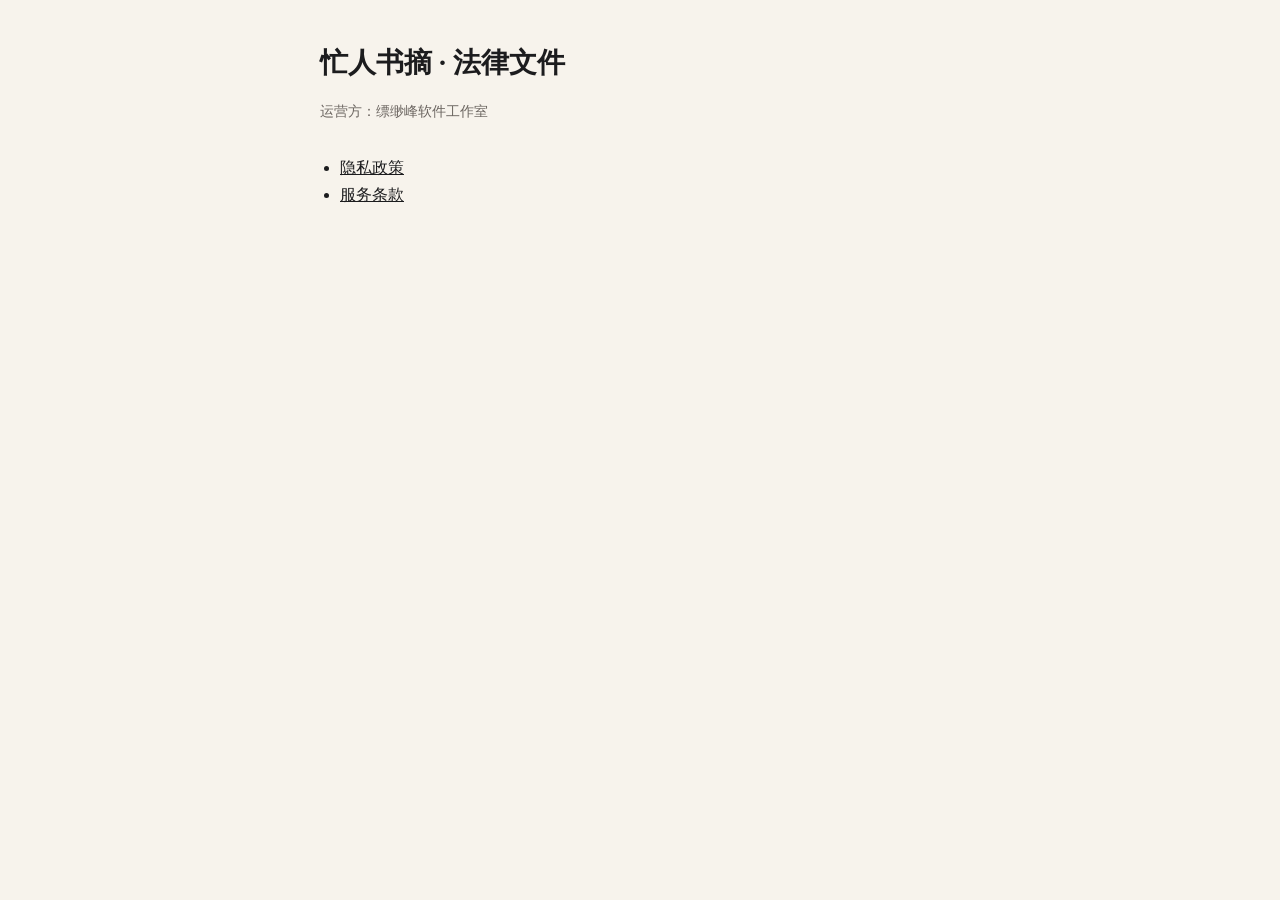
<file: mangren-digest/index.html>
<!DOCTYPE html>
<html lang="zh-Hans">
<head>
<meta charset="utf-8">
<meta name="viewport" content="width=device-width, initial-scale=1">
<title>忙人书摘 · 法律文件</title>
<style>
  body { margin: 0; font-family: -apple-system, BlinkMacSystemFont, "PingFang SC", "Hiragino Sans GB", "Microsoft YaHei", sans-serif; background: #F7F3EC; color: #1C1C1E; line-height: 1.65; }
  main { max-width: 40rem; margin: 0 auto; padding: 2.5rem 1.25rem 4rem; }
  h1 { font-family: "New York", "Songti SC", serif; font-weight: 600; font-size: 1.75rem; margin: 0 0 0.5rem; }
  .meta { color: #6B6560; font-size: 0.875rem; margin-bottom: 2rem; }
  ul { padding-left: 1.25rem; }
  a { color: #1C1C1E; }
</style>
</head>
<body>
<main>
  <h1>忙人书摘 · 法律文件</h1>
  <p class="meta">运营方：缥缈峰软件工作室</p>
  <ul>
    <li><a href="privacy.html">隐私政策</a></li>
    <li><a href="terms.html">服务条款</a></li>
  </ul>
</main>
</body>
</html>
</file>
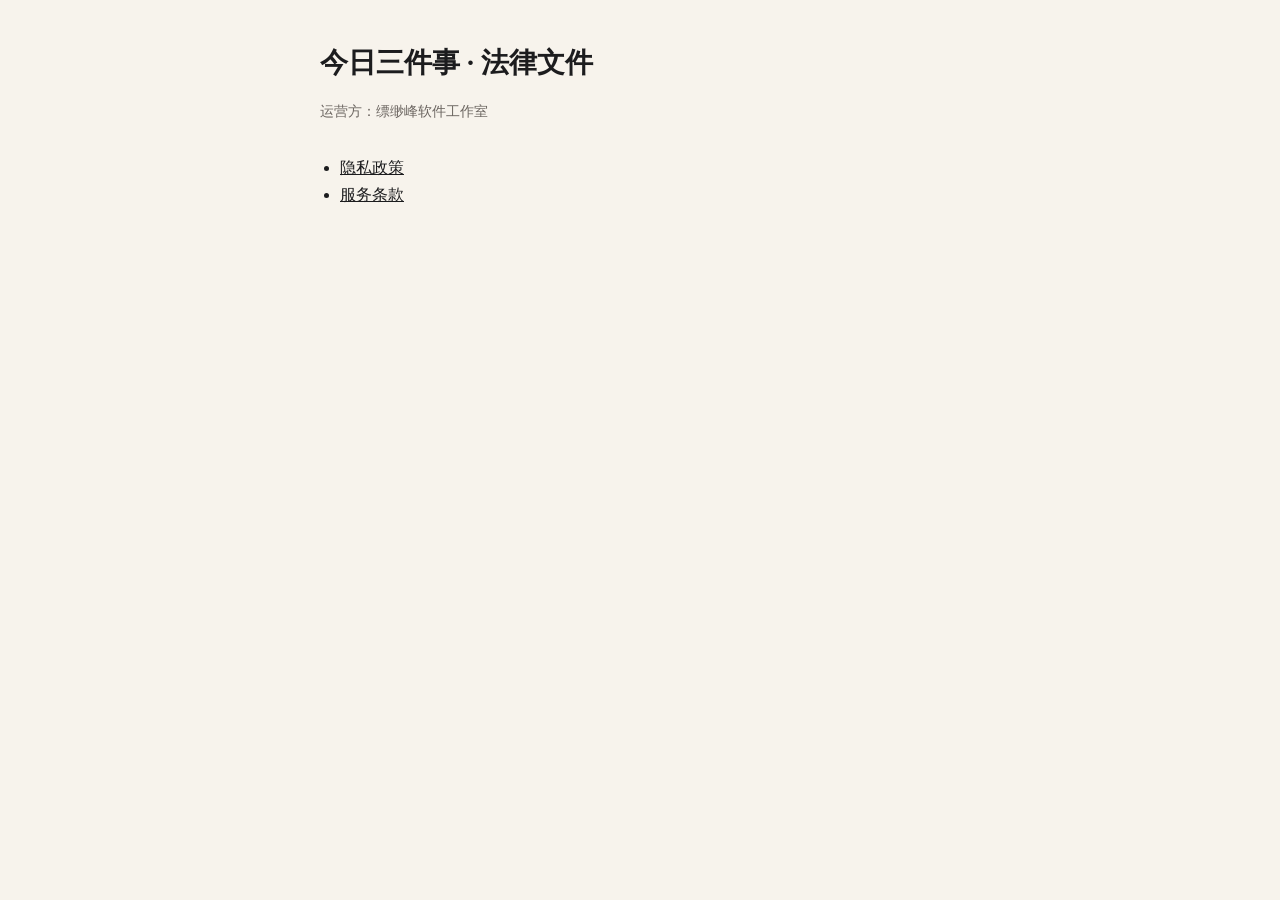
<file: today-three/index.html>
<!DOCTYPE html>
<html lang="zh-Hans">
<head>
<meta charset="utf-8">
<meta name="viewport" content="width=device-width, initial-scale=1">
<title>今日三件事 · 法律文件</title>
<style>
  body { margin: 0; font-family: -apple-system, BlinkMacSystemFont, "PingFang SC", "Hiragino Sans GB", "Microsoft YaHei", sans-serif; background: #F7F3EC; color: #1C1C1E; line-height: 1.65; }
  main { max-width: 40rem; margin: 0 auto; padding: 2.5rem 1.25rem 4rem; }
  h1 { font-family: "New York", "Songti SC", serif; font-weight: 600; font-size: 1.75rem; margin: 0 0 0.5rem; }
  .meta { color: #6B6560; font-size: 0.875rem; margin-bottom: 2rem; }
  ul { padding-left: 1.25rem; }
  a { color: #1C1C1E; }
</style>
</head>
<body>
<main>
  <h1>今日三件事 · 法律文件</h1>
  <p class="meta">运营方：缥缈峰软件工作室</p>
  <ul>
    <li><a href="privacy.html">隐私政策</a></li>
    <li><a href="terms.html">服务条款</a></li>
  </ul>
</main>
</body>
</html>
</file>
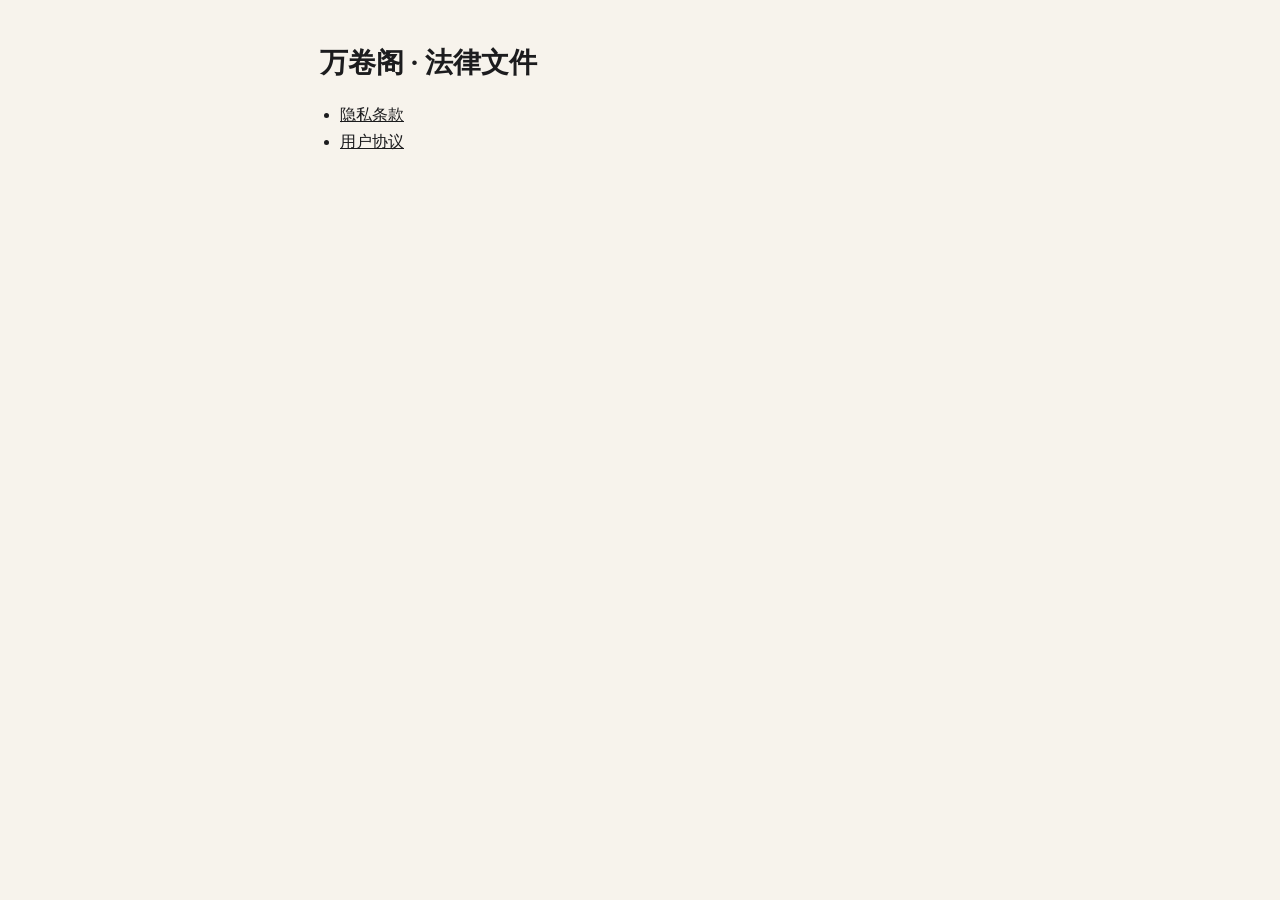
<file: wanjuan-ge/index.html>
<!DOCTYPE html>
<html lang="zh-Hans">
<head>
<meta charset="utf-8">
<meta name="viewport" content="width=device-width, initial-scale=1">
<title>万卷阁 · 法律文件</title>
<style>
  body { margin: 0; font-family: -apple-system, BlinkMacSystemFont, "PingFang SC", "Hiragino Sans GB", "Microsoft YaHei", sans-serif; background: #F7F3EC; color: #1C1C1E; line-height: 1.65; }
  main { max-width: 40rem; margin: 0 auto; padding: 2.5rem 1.25rem 4rem; }
  h1 { font-family: "New York", "Songti SC", serif; font-weight: 600; font-size: 1.75rem; margin: 0 0 0.5rem; }
  .meta { color: #6B6560; font-size: 0.875rem; margin-bottom: 2rem; }
  ul { padding-left: 1.25rem; }
  a { color: #1C1C1E; }
</style>
</head>
<body>
<main>
  <h1>万卷阁 · 法律文件</h1>
  <ul>
    <li><a href="privacy.html">隐私条款</a></li>
    <li><a href="terms.html">用户协议</a></li>
  </ul>
</main>
</body>
</html>
</file>
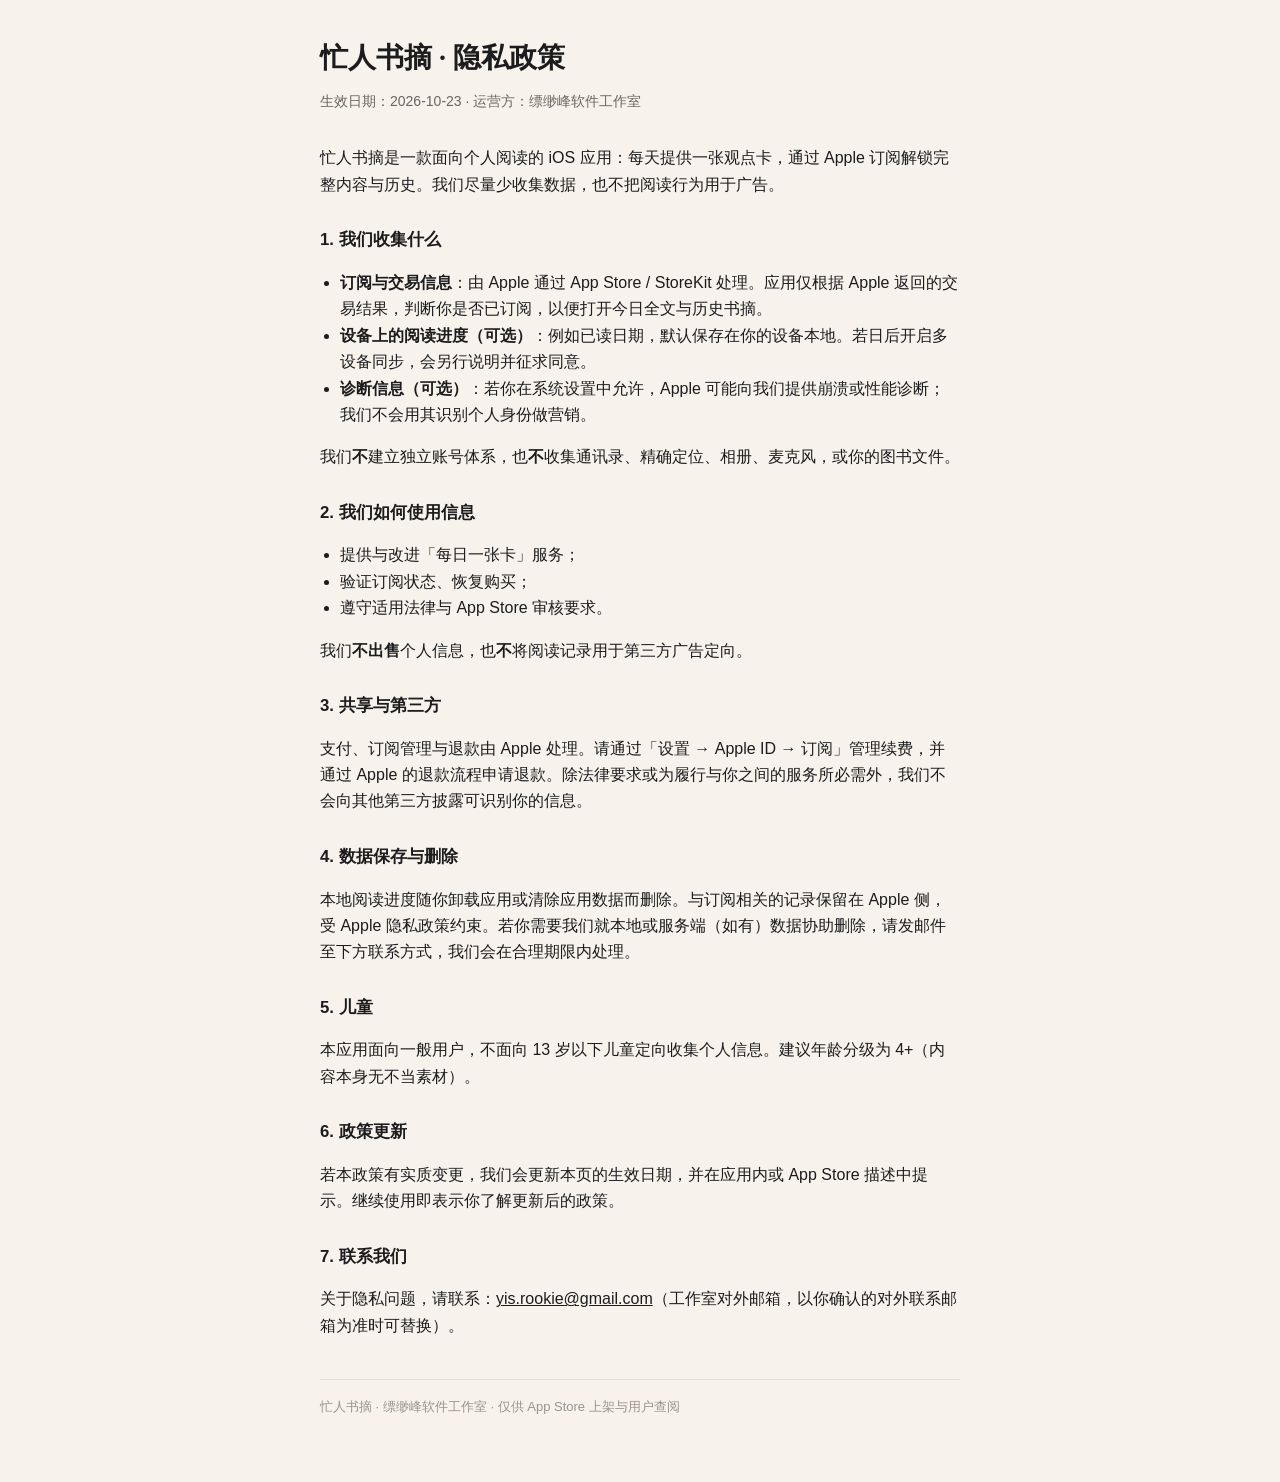
<file: mangren-digest/privacy.html>
<!DOCTYPE html>
<html lang="zh-Hans">
<head>
<meta charset="utf-8">
<meta name="viewport" content="width=device-width, initial-scale=1">
<title>忙人书摘 · 隐私政策</title>
<style>
  :root { color-scheme: light; }
  body { margin: 0; font-family: -apple-system, BlinkMacSystemFont, "PingFang SC", "Hiragino Sans GB", "Microsoft YaHei", sans-serif; background: #F7F3EC; color: #1C1C1E; line-height: 1.65; }
  main { max-width: 40rem; margin: 0 auto; padding: 2.5rem 1.25rem 4rem; }
  h1 { font-family: "New York", "Songti SC", "Songti TC", serif; font-weight: 600; font-size: 1.75rem; line-height: 1.3; margin: 0 0 0.5rem; }
  .meta { color: #6B6560; font-size: 0.875rem; margin-bottom: 2rem; }
  h2 { font-size: 1.05rem; margin: 1.75rem 0 0.5rem; }
  p, li { color: #1C1C1E; font-size: 1rem; }
  ul { padding-left: 1.25rem; }
  a { color: #1C1C1E; }
  footer { margin-top: 2.5rem; padding-top: 1rem; border-top: 1px solid #E5DFD6; color: #9A948C; font-size: 0.8125rem; }
</style>
</head>
<body>
<main>
  <h1>忙人书摘 · 隐私政策</h1>
  <p class="meta">生效日期：2026-10-23 · 运营方：缥缈峰软件工作室</p>

  <p>忙人书摘是一款面向个人阅读的 iOS 应用：每天提供一张观点卡，通过 Apple 订阅解锁完整内容与历史。我们尽量少收集数据，也不把阅读行为用于广告。</p>

  <h2>1. 我们收集什么</h2>
  <ul>
    <li><strong>订阅与交易信息</strong>：由 Apple 通过 App Store / StoreKit 处理。应用仅根据 Apple 返回的交易结果，判断你是否已订阅，以便打开今日全文与历史书摘。</li>
    <li><strong>设备上的阅读进度（可选）</strong>：例如已读日期，默认保存在你的设备本地。若日后开启多设备同步，会另行说明并征求同意。</li>
    <li><strong>诊断信息（可选）</strong>：若你在系统设置中允许，Apple 可能向我们提供崩溃或性能诊断；我们不会用其识别个人身份做营销。</li>
  </ul>
  <p>我们<strong>不</strong>建立独立账号体系，也<strong>不</strong>收集通讯录、精确定位、相册、麦克风，或你的图书文件。</p>

  <h2>2. 我们如何使用信息</h2>
  <ul>
    <li>提供与改进「每日一张卡」服务；</li>
    <li>验证订阅状态、恢复购买；</li>
    <li>遵守适用法律与 App Store 审核要求。</li>
  </ul>
  <p>我们<strong>不出售</strong>个人信息，也<strong>不</strong>将阅读记录用于第三方广告定向。</p>

  <h2>3. 共享与第三方</h2>
  <p>支付、订阅管理与退款由 Apple 处理。请通过「设置 → Apple ID → 订阅」管理续费，并通过 Apple 的退款流程申请退款。除法律要求或为履行与你之间的服务所必需外，我们不会向其他第三方披露可识别你的信息。</p>

  <h2>4. 数据保存与删除</h2>
  <p>本地阅读进度随你卸载应用或清除应用数据而删除。与订阅相关的记录保留在 Apple 侧，受 Apple 隐私政策约束。若你需要我们就本地或服务端（如有）数据协助删除，请发邮件至下方联系方式，我们会在合理期限内处理。</p>

  <h2>5. 儿童</h2>
  <p>本应用面向一般用户，不面向 13 岁以下儿童定向收集个人信息。建议年龄分级为 4+（内容本身无不当素材）。</p>

  <h2>6. 政策更新</h2>
  <p>若本政策有实质变更，我们会更新本页的生效日期，并在应用内或 App Store 描述中提示。继续使用即表示你了解更新后的政策。</p>

  <h2>7. 联系我们</h2>
  <p>关于隐私问题，请联系：<a href="mailto:yis.rookie@gmail.com">yis.rookie@gmail.com</a>（工作室对外邮箱，以你确认的对外联系邮箱为准时可替换）。</p>

  <footer>忙人书摘 · 缥缈峰软件工作室 · 仅供 App Store 上架与用户查阅</footer>
</main>
</body>
</html>
</file>
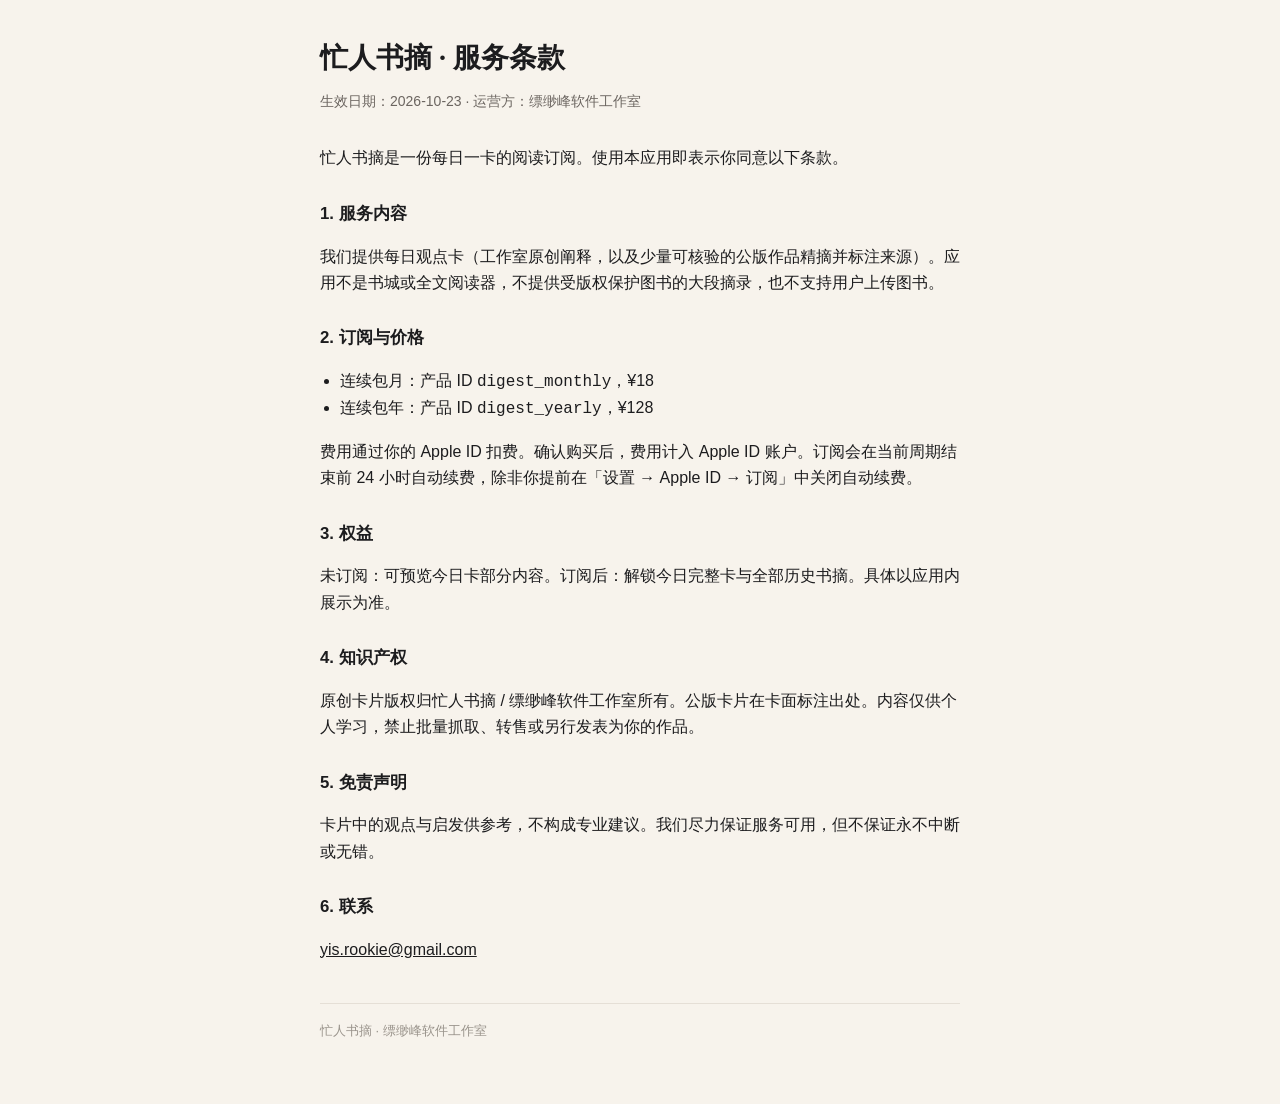
<file: mangren-digest/terms.html>
<!DOCTYPE html>
<html lang="zh-Hans">
<head>
<meta charset="utf-8">
<meta name="viewport" content="width=device-width, initial-scale=1">
<title>忙人书摘 · 服务条款</title>
<style>
  :root { color-scheme: light; }
  body { margin: 0; font-family: -apple-system, BlinkMacSystemFont, "PingFang SC", "Hiragino Sans GB", "Microsoft YaHei", sans-serif; background: #F7F3EC; color: #1C1C1E; line-height: 1.65; }
  main { max-width: 40rem; margin: 0 auto; padding: 2.5rem 1.25rem 4rem; }
  h1 { font-family: "New York", "Songti SC", "Songti TC", serif; font-weight: 600; font-size: 1.75rem; line-height: 1.3; margin: 0 0 0.5rem; }
  .meta { color: #6B6560; font-size: 0.875rem; margin-bottom: 2rem; }
  h2 { font-size: 1.05rem; margin: 1.75rem 0 0.5rem; }
  p, li { font-size: 1rem; }
  ul { padding-left: 1.25rem; }
  a { color: #1C1C1E; }
  footer { margin-top: 2.5rem; padding-top: 1rem; border-top: 1px solid #E5DFD6; color: #9A948C; font-size: 0.8125rem; }
</style>
</head>
<body>
<main>
  <h1>忙人书摘 · 服务条款</h1>
  <p class="meta">生效日期：2026-10-23 · 运营方：缥缈峰软件工作室</p>

  <p>忙人书摘是一份每日一卡的阅读订阅。使用本应用即表示你同意以下条款。</p>

  <h2>1. 服务内容</h2>
  <p>我们提供每日观点卡（工作室原创阐释，以及少量可核验的公版作品精摘并标注来源）。应用不是书城或全文阅读器，不提供受版权保护图书的大段摘录，也不支持用户上传图书。</p>

  <h2>2. 订阅与价格</h2>
  <ul>
    <li>连续包月：产品 ID <code>digest_monthly</code>，¥18</li>
    <li>连续包年：产品 ID <code>digest_yearly</code>，¥128</li>
  </ul>
  <p>费用通过你的 Apple ID 扣费。确认购买后，费用计入 Apple ID 账户。订阅会在当前周期结束前 24 小时自动续费，除非你提前在「设置 → Apple ID → 订阅」中关闭自动续费。</p>

  <h2>3. 权益</h2>
  <p>未订阅：可预览今日卡部分内容。订阅后：解锁今日完整卡与全部历史书摘。具体以应用内展示为准。</p>

  <h2>4. 知识产权</h2>
  <p>原创卡片版权归忙人书摘 / 缥缈峰软件工作室所有。公版卡片在卡面标注出处。内容仅供个人学习，禁止批量抓取、转售或另行发表为你的作品。</p>

  <h2>5. 免责声明</h2>
  <p>卡片中的观点与启发供参考，不构成专业建议。我们尽力保证服务可用，但不保证永不中断或无错。</p>

  <h2>6. 联系</h2>
  <p><a href="mailto:yis.rookie@gmail.com">yis.rookie@gmail.com</a></p>

  <footer>忙人书摘 · 缥缈峰软件工作室</footer>
</main>
</body>
</html>
</file>
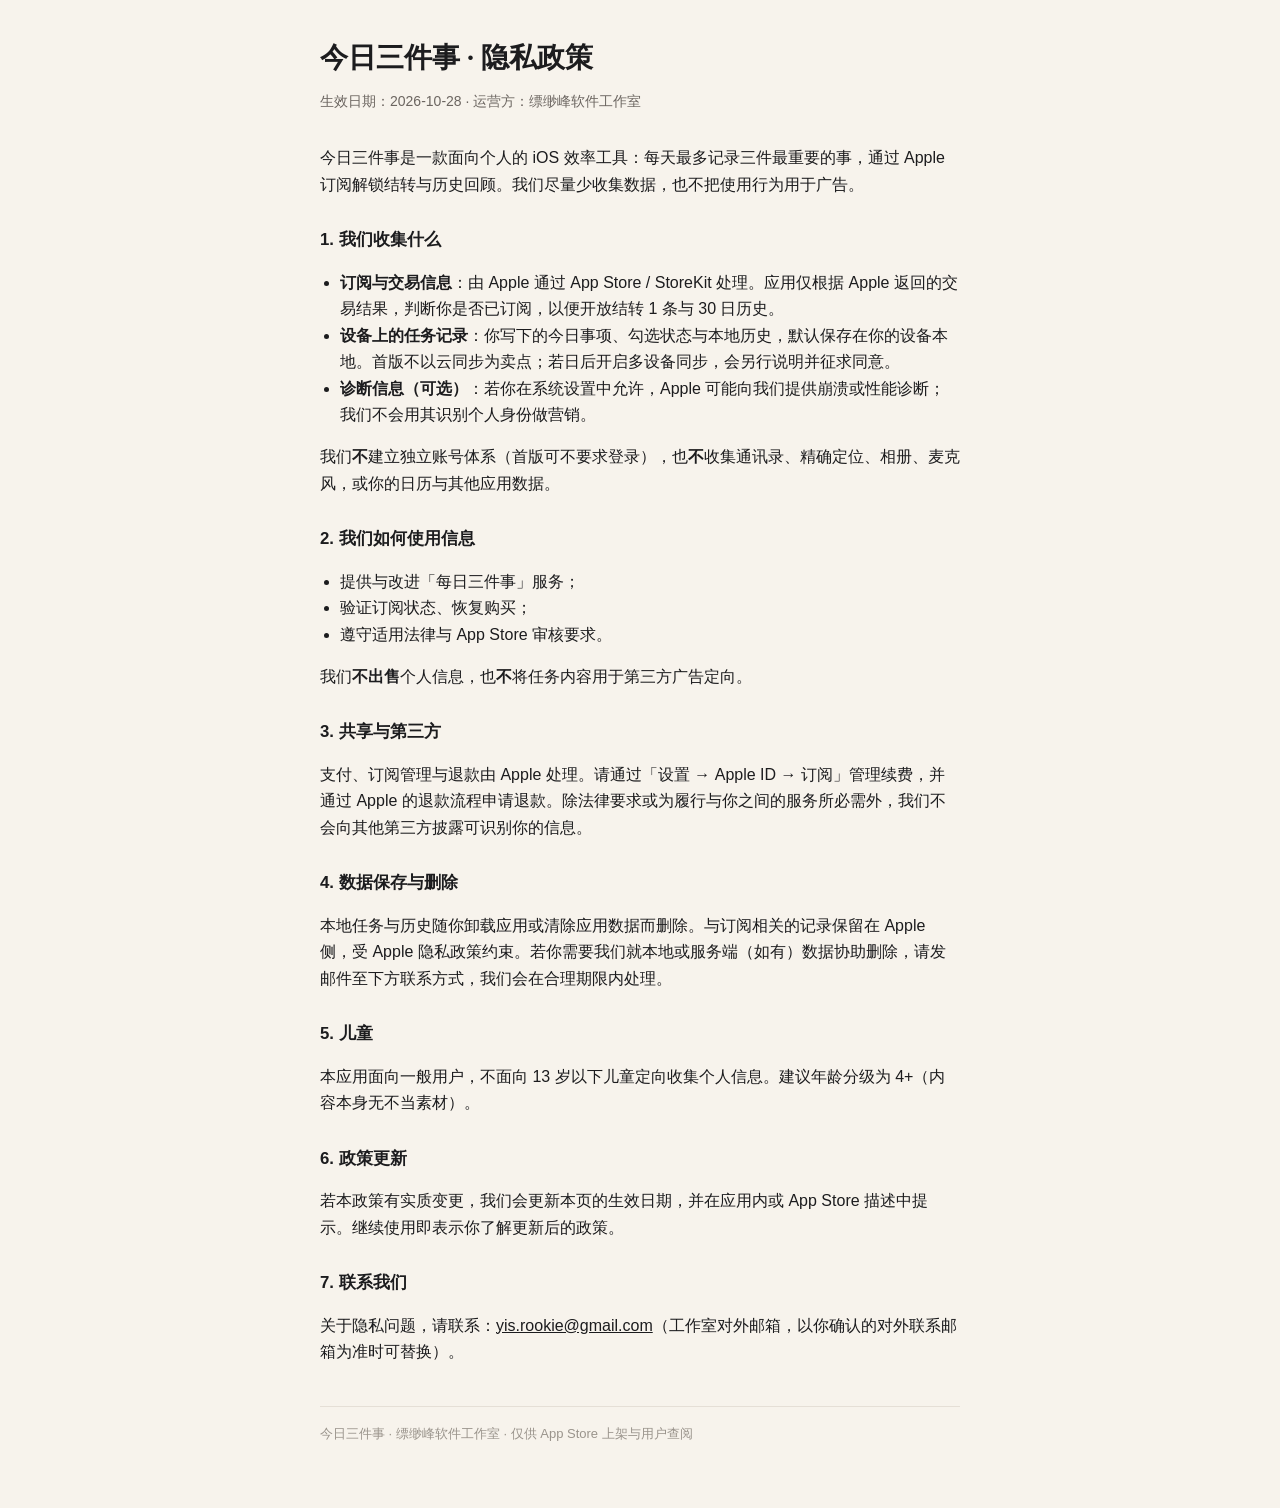
<file: today-three/privacy.html>
<!DOCTYPE html>
<html lang="zh-Hans">
<head>
<meta charset="utf-8">
<meta name="viewport" content="width=device-width, initial-scale=1">
<title>今日三件事 · 隐私政策</title>
<style>
  :root { color-scheme: light; }
  body { margin: 0; font-family: -apple-system, BlinkMacSystemFont, "PingFang SC", "Hiragino Sans GB", "Microsoft YaHei", sans-serif; background: #F7F3EC; color: #1C1C1E; line-height: 1.65; }
  main { max-width: 40rem; margin: 0 auto; padding: 2.5rem 1.25rem 4rem; }
  h1 { font-family: "New York", "Songti SC", "Songti TC", serif; font-weight: 600; font-size: 1.75rem; line-height: 1.3; margin: 0 0 0.5rem; }
  .meta { color: #6B6560; font-size: 0.875rem; margin-bottom: 2rem; }
  h2 { font-size: 1.05rem; margin: 1.75rem 0 0.5rem; }
  p, li { color: #1C1C1E; font-size: 1rem; }
  ul { padding-left: 1.25rem; }
  a { color: #1C1C1E; }
  footer { margin-top: 2.5rem; padding-top: 1rem; border-top: 1px solid #E5DFD6; color: #9A948C; font-size: 0.8125rem; }
</style>
</head>
<body>
<main>
  <h1>今日三件事 · 隐私政策</h1>
  <p class="meta">生效日期：2026-10-28 · 运营方：缥缈峰软件工作室</p>

  <p>今日三件事是一款面向个人的 iOS 效率工具：每天最多记录三件最重要的事，通过 Apple 订阅解锁结转与历史回顾。我们尽量少收集数据，也不把使用行为用于广告。</p>

  <h2>1. 我们收集什么</h2>
  <ul>
    <li><strong>订阅与交易信息</strong>：由 Apple 通过 App Store / StoreKit 处理。应用仅根据 Apple 返回的交易结果，判断你是否已订阅，以便开放结转 1 条与 30 日历史。</li>
    <li><strong>设备上的任务记录</strong>：你写下的今日事项、勾选状态与本地历史，默认保存在你的设备本地。首版不以云同步为卖点；若日后开启多设备同步，会另行说明并征求同意。</li>
    <li><strong>诊断信息（可选）</strong>：若你在系统设置中允许，Apple 可能向我们提供崩溃或性能诊断；我们不会用其识别个人身份做营销。</li>
  </ul>
  <p>我们<strong>不</strong>建立独立账号体系（首版可不要求登录），也<strong>不</strong>收集通讯录、精确定位、相册、麦克风，或你的日历与其他应用数据。</p>

  <h2>2. 我们如何使用信息</h2>
  <ul>
    <li>提供与改进「每日三件事」服务；</li>
    <li>验证订阅状态、恢复购买；</li>
    <li>遵守适用法律与 App Store 审核要求。</li>
  </ul>
  <p>我们<strong>不出售</strong>个人信息，也<strong>不</strong>将任务内容用于第三方广告定向。</p>

  <h2>3. 共享与第三方</h2>
  <p>支付、订阅管理与退款由 Apple 处理。请通过「设置 → Apple ID → 订阅」管理续费，并通过 Apple 的退款流程申请退款。除法律要求或为履行与你之间的服务所必需外，我们不会向其他第三方披露可识别你的信息。</p>

  <h2>4. 数据保存与删除</h2>
  <p>本地任务与历史随你卸载应用或清除应用数据而删除。与订阅相关的记录保留在 Apple 侧，受 Apple 隐私政策约束。若你需要我们就本地或服务端（如有）数据协助删除，请发邮件至下方联系方式，我们会在合理期限内处理。</p>

  <h2>5. 儿童</h2>
  <p>本应用面向一般用户，不面向 13 岁以下儿童定向收集个人信息。建议年龄分级为 4+（内容本身无不当素材）。</p>

  <h2>6. 政策更新</h2>
  <p>若本政策有实质变更，我们会更新本页的生效日期，并在应用内或 App Store 描述中提示。继续使用即表示你了解更新后的政策。</p>

  <h2>7. 联系我们</h2>
  <p>关于隐私问题，请联系：<a href="mailto:yis.rookie@gmail.com">yis.rookie@gmail.com</a>（工作室对外邮箱，以你确认的对外联系邮箱为准时可替换）。</p>

  <footer>今日三件事 · 缥缈峰软件工作室 · 仅供 App Store 上架与用户查阅</footer>
</main>
</body>
</html>
</file>
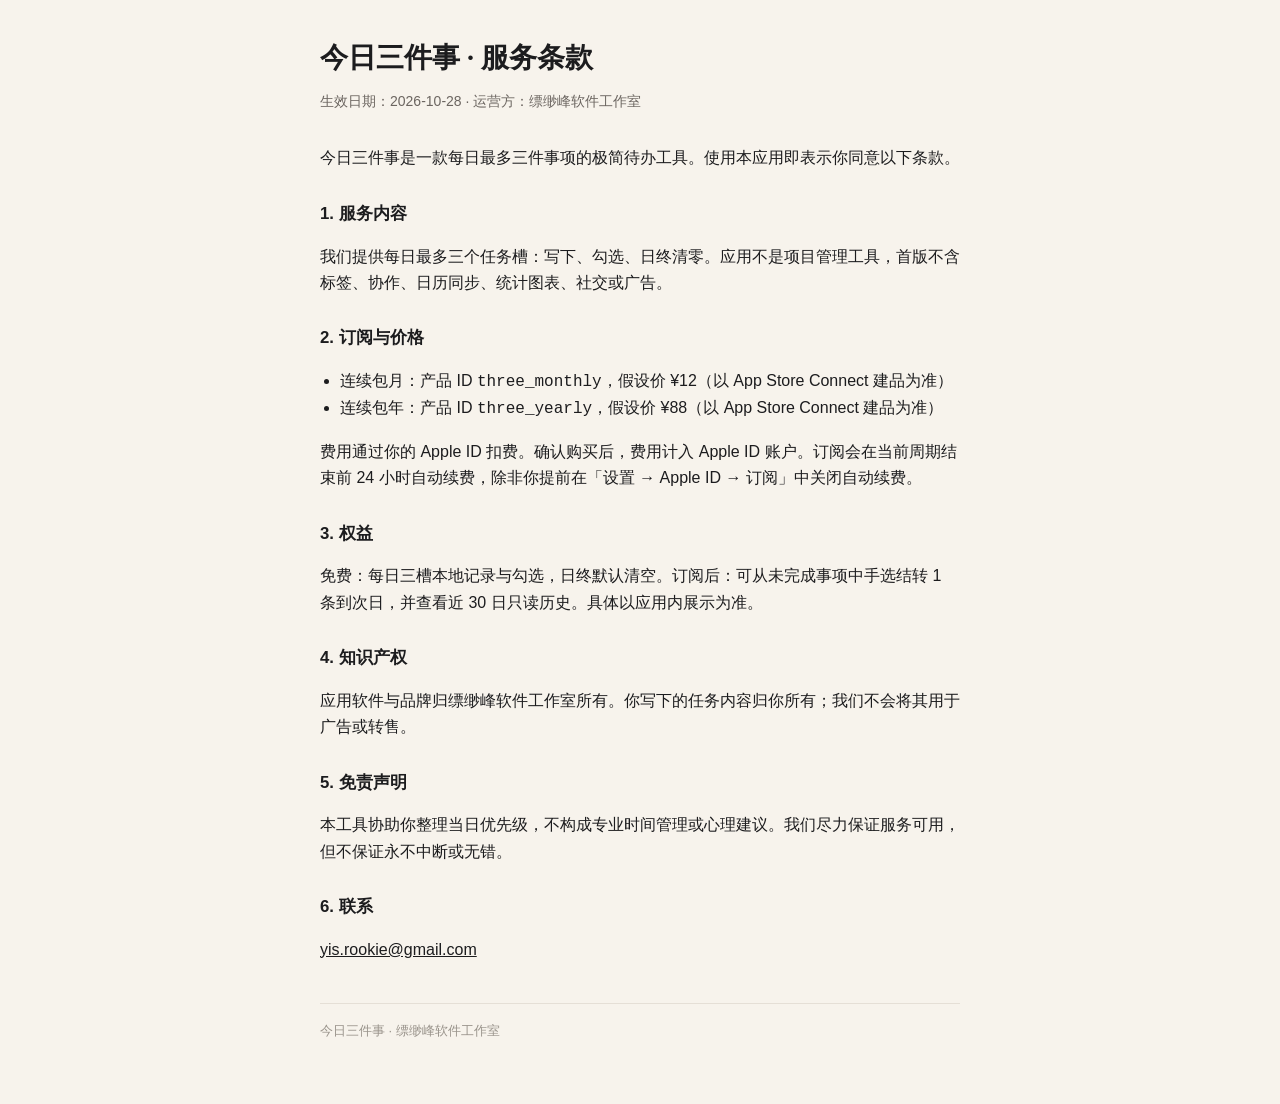
<file: today-three/terms.html>
<!DOCTYPE html>
<html lang="zh-Hans">
<head>
<meta charset="utf-8">
<meta name="viewport" content="width=device-width, initial-scale=1">
<title>今日三件事 · 服务条款</title>
<style>
  :root { color-scheme: light; }
  body { margin: 0; font-family: -apple-system, BlinkMacSystemFont, "PingFang SC", "Hiragino Sans GB", "Microsoft YaHei", sans-serif; background: #F7F3EC; color: #1C1C1E; line-height: 1.65; }
  main { max-width: 40rem; margin: 0 auto; padding: 2.5rem 1.25rem 4rem; }
  h1 { font-family: "New York", "Songti SC", "Songti TC", serif; font-weight: 600; font-size: 1.75rem; line-height: 1.3; margin: 0 0 0.5rem; }
  .meta { color: #6B6560; font-size: 0.875rem; margin-bottom: 2rem; }
  h2 { font-size: 1.05rem; margin: 1.75rem 0 0.5rem; }
  p, li { font-size: 1rem; }
  ul { padding-left: 1.25rem; }
  a { color: #1C1C1E; }
  footer { margin-top: 2.5rem; padding-top: 1rem; border-top: 1px solid #E5DFD6; color: #9A948C; font-size: 0.8125rem; }
</style>
</head>
<body>
<main>
  <h1>今日三件事 · 服务条款</h1>
  <p class="meta">生效日期：2026-10-28 · 运营方：缥缈峰软件工作室</p>

  <p>今日三件事是一款每日最多三件事项的极简待办工具。使用本应用即表示你同意以下条款。</p>

  <h2>1. 服务内容</h2>
  <p>我们提供每日最多三个任务槽：写下、勾选、日终清零。应用不是项目管理工具，首版不含标签、协作、日历同步、统计图表、社交或广告。</p>

  <h2>2. 订阅与价格</h2>
  <ul>
    <li>连续包月：产品 ID <code>three_monthly</code>，假设价 ¥12（以 App Store Connect 建品为准）</li>
    <li>连续包年：产品 ID <code>three_yearly</code>，假设价 ¥88（以 App Store Connect 建品为准）</li>
  </ul>
  <p>费用通过你的 Apple ID 扣费。确认购买后，费用计入 Apple ID 账户。订阅会在当前周期结束前 24 小时自动续费，除非你提前在「设置 → Apple ID → 订阅」中关闭自动续费。</p>

  <h2>3. 权益</h2>
  <p>免费：每日三槽本地记录与勾选，日终默认清空。订阅后：可从未完成事项中手选结转 1 条到次日，并查看近 30 日只读历史。具体以应用内展示为准。</p>

  <h2>4. 知识产权</h2>
  <p>应用软件与品牌归缥缈峰软件工作室所有。你写下的任务内容归你所有；我们不会将其用于广告或转售。</p>

  <h2>5. 免责声明</h2>
  <p>本工具协助你整理当日优先级，不构成专业时间管理或心理建议。我们尽力保证服务可用，但不保证永不中断或无错。</p>

  <h2>6. 联系</h2>
  <p><a href="mailto:yis.rookie@gmail.com">yis.rookie@gmail.com</a></p>

  <footer>今日三件事 · 缥缈峰软件工作室</footer>
</main>
</body>
</html>
</file>
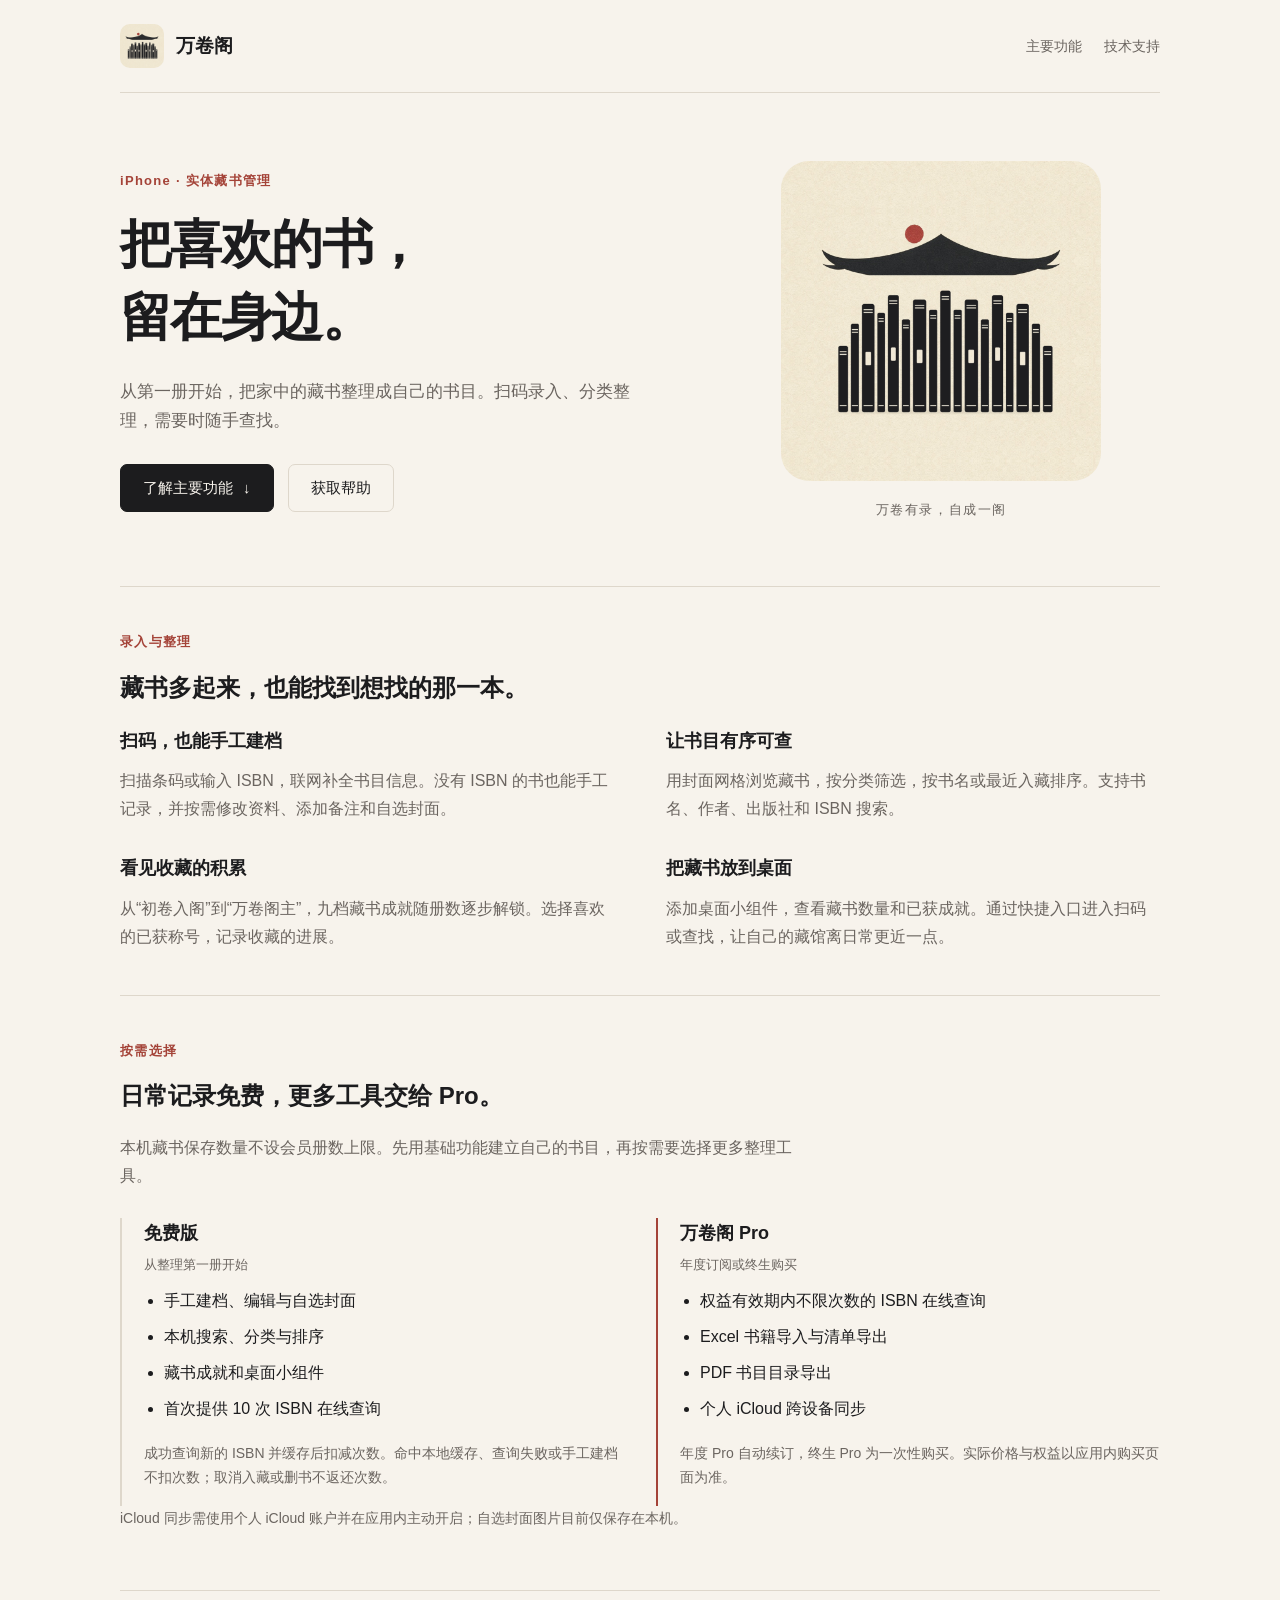
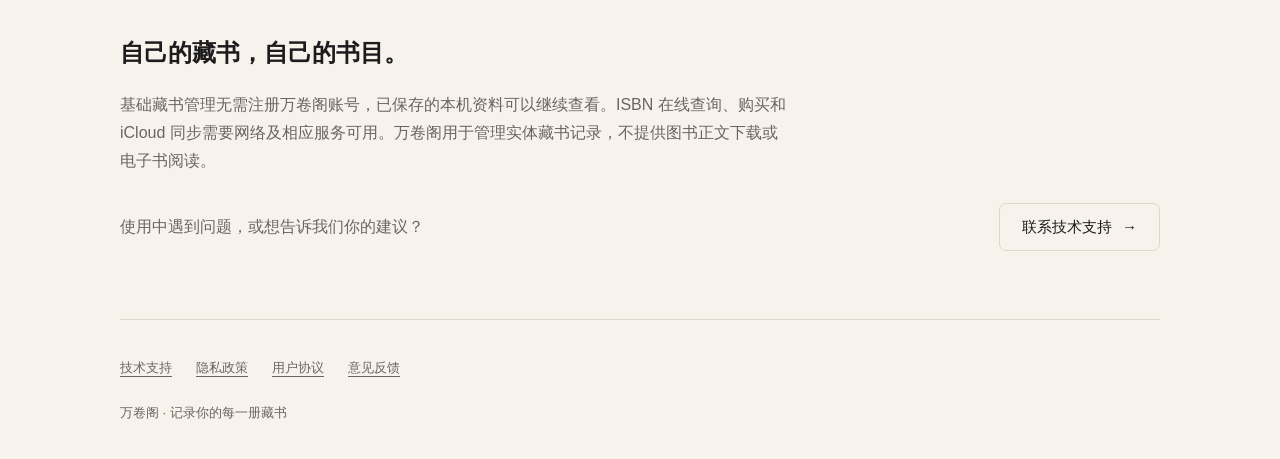
<file: wanjuan-ge/marketing.html>
<!doctype html>
<html lang="zh-Hans">
<head>
  <meta charset="utf-8">
  <meta name="viewport" content="width=device-width, initial-scale=1">
  <meta name="color-scheme" content="light">
  <meta name="description" content="万卷阁是一款 iPhone 实体藏书管理 App。通过扫码或手工建档记录藏书，分类整理、搜索书目，积累藏书成就；Pro 支持 Excel、PDF 与个人 iCloud 同步。">
  <title>万卷阁 记录你的每一册藏书</title>
  <link rel="icon" href="assets/app-icon.png" type="image/png">
  <link rel="stylesheet" href="site.css">
</head>
<body>
  <a class="skip-link" href="#main">跳到主要内容</a>
  <header class="site-header wrap">
    <a class="brand" href="marketing.html" aria-current="page"><img src="assets/app-icon.png" width="44" height="44" alt=""><span>万卷阁</span></a>
    <nav aria-label="主要导航"><a href="#features">主要功能</a><a href="support.html">技术支持</a></nav>
  </header>
  <main class="wrap" id="main">
    <section class="hero marketing-hero" aria-labelledby="product-title">
      <div>
        <p class="eyebrow">iPhone · 实体藏书管理</p>
        <h1 id="product-title">把喜欢的书，<br>留在身边。</h1>
        <p class="lede">从第一册开始，把家中的藏书整理成自己的书目。扫码录入、分类整理，需要时随手查找。</p>
        <div class="actions"><a class="button" href="#features">了解主要功能 <span aria-hidden="true">↓</span></a><a class="button secondary" href="support.html">获取帮助</a></div>
      </div>
      <figure class="hero-art"><img src="assets/app-icon.png" width="320" height="320" alt="万卷阁图标，屋檐下排列着书脊，一轮朱红色太阳映在上方"><figcaption>万卷有录，自成一阁</figcaption></figure>
    </section>
    <section class="section" id="features" aria-labelledby="features-title">
      <p class="eyebrow">录入与整理</p>
      <h2 id="features-title">藏书多起来，也能找到想找的那一本。</h2>
      <div class="features">
        <article class="feature"><h3>扫码，也能手工建档</h3><p>扫描条码或输入 ISBN，联网补全书目信息。没有 ISBN 的书也能手工记录，并按需修改资料、添加备注和自选封面。</p></article>
        <article class="feature"><h3>让书目有序可查</h3><p>用封面网格浏览藏书，按分类筛选，按书名或最近入藏排序。支持书名、作者、出版社和 ISBN 搜索。</p></article>
        <article class="feature"><h3>看见收藏的积累</h3><p>从“初卷入阁”到“万卷阁主”，九档藏书成就随册数逐步解锁。选择喜欢的已获称号，记录收藏的进展。</p></article>
        <article class="feature"><h3>把藏书放到桌面</h3><p>添加桌面小组件，查看藏书数量和已获成就。通过快捷入口进入扫码或查找，让自己的藏馆离日常更近一点。</p></article>
      </div>
    </section>
    <section class="section" id="plans" aria-labelledby="plans-title">
      <p class="eyebrow">按需选择</p>
      <h2 id="plans-title">日常记录免费，更多工具交给 Pro。</h2>
      <p class="section-intro">本机藏书保存数量不设会员册数上限。先用基础功能建立自己的书目，再按需要选择更多整理工具。</p>
      <div class="plans">
        <article class="plan"><h3>免费版<small>从整理第一册开始</small></h3><ul><li>手工建档、编辑与自选封面</li><li>本机搜索、分类与排序</li><li>藏书成就和桌面小组件</li><li>首次提供 10 次 ISBN 在线查询</li></ul><p class="note">成功查询新的 ISBN 并缓存后扣减次数。命中本地缓存、查询失败或手工建档不扣次数；取消入藏或删书不返还次数。</p></article>
        <article class="plan pro"><h3>万卷阁 Pro<small>年度订阅或终生购买</small></h3><ul><li>权益有效期内不限次数的 ISBN 在线查询</li><li>Excel 书籍导入与清单导出</li><li>PDF 书目目录导出</li><li>个人 iCloud 跨设备同步</li></ul><p class="note">年度 Pro 自动续订，终生 Pro 为一次性购买。实际价格与权益以应用内购买页面为准。</p></article>
      </div>
      <p class="note">iCloud 同步需使用个人 iCloud 账户并在应用内主动开启；自选封面图片目前仅保存在本机。</p>
    </section>
    <section class="section" aria-labelledby="local-title">
      <h2 id="local-title">自己的藏书，自己的书目。</h2>
      <p class="section-intro">基础藏书管理无需注册万卷阁账号，已保存的本机资料可以继续查看。ISBN 在线查询、购买和 iCloud 同步需要网络及相应服务可用。万卷阁用于管理实体藏书记录，不提供图书正文下载或电子书阅读。</p>
      <div class="closing"><p>使用中遇到问题，或想告诉我们你的建议？</p><a class="button secondary" href="support.html">联系技术支持 <span aria-hidden="true">→</span></a></div>
    </section>
  </main>
  <footer class="site-footer wrap">
    <div class="footer-links"><a href="support.html">技术支持</a><a href="https://yisrookie.github.io/wanjuan-ge/privacy.html">隐私政策</a><a href="https://yisrookie.github.io/wanjuan-ge/terms.html">用户协议</a><a href="mailto:PavilionSupport@163.com?subject=%E4%B8%87%E5%8D%B7%E9%98%81%E6%84%8F%E8%A7%81%E5%8F%8D%E9%A6%88">意见反馈</a></div>
    <p>万卷阁 · 记录你的每一册藏书</p>
  </footer>
</body>
</html>
</file>
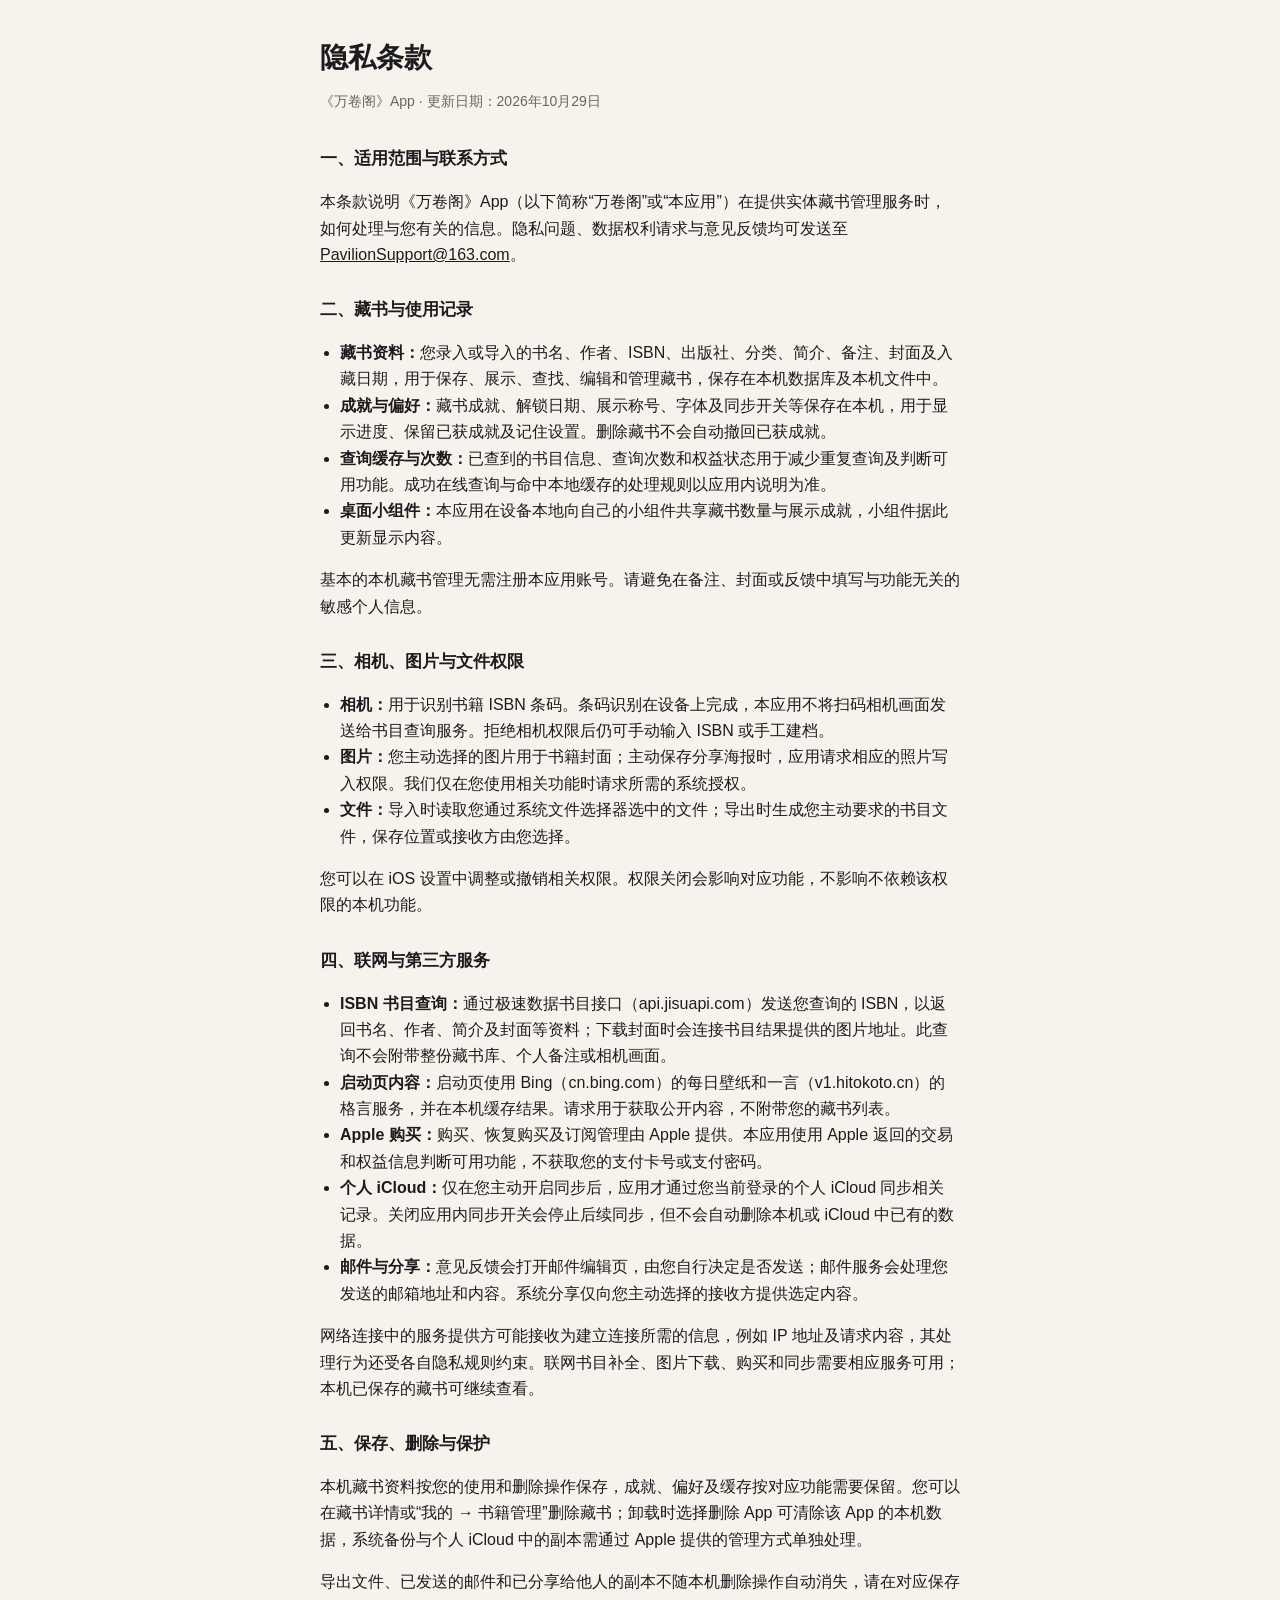
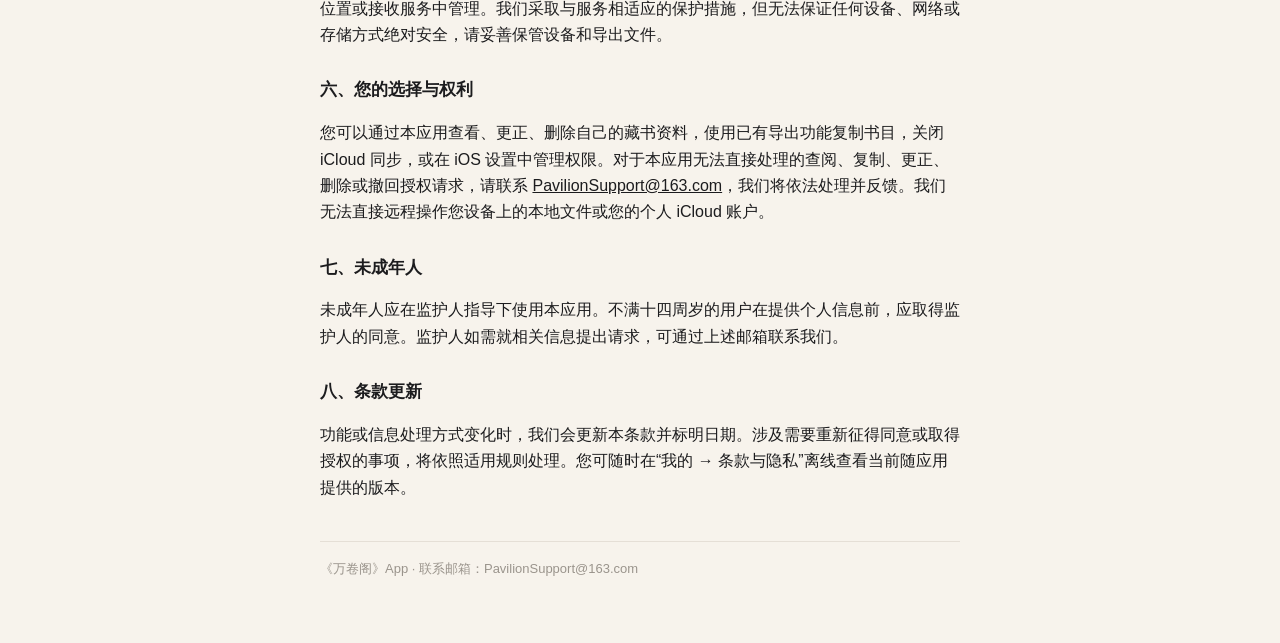
<file: wanjuan-ge/privacy.html>
<!DOCTYPE html>
<html lang="zh-Hans">
<head>
<meta charset="utf-8">
<meta name="viewport" content="width=device-width, initial-scale=1">
<title>万卷阁 · 隐私条款</title>
<style>
  :root { color-scheme: light; }
  body { margin: 0; font-family: -apple-system, BlinkMacSystemFont, "PingFang SC", "Hiragino Sans GB", "Microsoft YaHei", sans-serif; background: #F7F3EC; color: #1C1C1E; line-height: 1.65; }
  main { max-width: 40rem; margin: 0 auto; padding: 2.5rem 1.25rem 4rem; }
  h1 { font-family: "New York", "Songti SC", "Songti TC", serif; font-weight: 600; font-size: 1.75rem; line-height: 1.3; margin: 0 0 0.5rem; }
  .meta { color: #6B6560; font-size: 0.875rem; margin-bottom: 2rem; }
  h2 { font-size: 1.05rem; margin: 1.75rem 0 0.5rem; }
  p, li { color: #1C1C1E; font-size: 1rem; }
  ul { padding-left: 1.25rem; }
  a { color: #1C1C1E; }
  footer { margin-top: 2.5rem; padding-top: 1rem; border-top: 1px solid #E5DFD6; color: #9A948C; font-size: 0.8125rem; }
</style>
</head>
<body>
<main>
  <h1>隐私条款</h1>
  <p class="meta">《万卷阁》App · 更新日期：2026年10月29日</p>

  <h2>一、适用范围与联系方式</h2>
  <p>本条款说明《万卷阁》App（以下简称“万卷阁”或“本应用”）在提供实体藏书管理服务时，如何处理与您有关的信息。隐私问题、数据权利请求与意见反馈均可发送至 <a href="mailto:PavilionSupport@163.com">PavilionSupport@163.com</a>。</p>

  <h2>二、藏书与使用记录</h2>
  <ul>
    <li><strong>藏书资料：</strong>您录入或导入的书名、作者、ISBN、出版社、分类、简介、备注、封面及入藏日期，用于保存、展示、查找、编辑和管理藏书，保存在本机数据库及本机文件中。</li>
    <li><strong>成就与偏好：</strong>藏书成就、解锁日期、展示称号、字体及同步开关等保存在本机，用于显示进度、保留已获成就及记住设置。删除藏书不会自动撤回已获成就。</li>
    <li><strong>查询缓存与次数：</strong>已查到的书目信息、查询次数和权益状态用于减少重复查询及判断可用功能。成功在线查询与命中本地缓存的处理规则以应用内说明为准。</li>
    <li><strong>桌面小组件：</strong>本应用在设备本地向自己的小组件共享藏书数量与展示成就，小组件据此更新显示内容。</li>
  </ul>
  <p>基本的本机藏书管理无需注册本应用账号。请避免在备注、封面或反馈中填写与功能无关的敏感个人信息。</p>

  <h2>三、相机、图片与文件权限</h2>
  <ul>
    <li><strong>相机：</strong>用于识别书籍 ISBN 条码。条码识别在设备上完成，本应用不将扫码相机画面发送给书目查询服务。拒绝相机权限后仍可手动输入 ISBN 或手工建档。</li>
    <li><strong>图片：</strong>您主动选择的图片用于书籍封面；主动保存分享海报时，应用请求相应的照片写入权限。我们仅在您使用相关功能时请求所需的系统授权。</li>
    <li><strong>文件：</strong>导入时读取您通过系统文件选择器选中的文件；导出时生成您主动要求的书目文件，保存位置或接收方由您选择。</li>
  </ul>
  <p>您可以在 iOS 设置中调整或撤销相关权限。权限关闭会影响对应功能，不影响不依赖该权限的本机功能。</p>

  <h2>四、联网与第三方服务</h2>
  <ul>
    <li><strong>ISBN 书目查询：</strong>通过极速数据书目接口（api.jisuapi.com）发送您查询的 ISBN，以返回书名、作者、简介及封面等资料；下载封面时会连接书目结果提供的图片地址。此查询不会附带整份藏书库、个人备注或相机画面。</li>
    <li><strong>启动页内容：</strong>启动页使用 Bing（cn.bing.com）的每日壁纸和一言（v1.hitokoto.cn）的格言服务，并在本机缓存结果。请求用于获取公开内容，不附带您的藏书列表。</li>
    <li><strong>Apple 购买：</strong>购买、恢复购买及订阅管理由 Apple 提供。本应用使用 Apple 返回的交易和权益信息判断可用功能，不获取您的支付卡号或支付密码。</li>
    <li><strong>个人 iCloud：</strong>仅在您主动开启同步后，应用才通过您当前登录的个人 iCloud 同步相关记录。关闭应用内同步开关会停止后续同步，但不会自动删除本机或 iCloud 中已有的数据。</li>
    <li><strong>邮件与分享：</strong>意见反馈会打开邮件编辑页，由您自行决定是否发送；邮件服务会处理您发送的邮箱地址和内容。系统分享仅向您主动选择的接收方提供选定内容。</li>
  </ul>
  <p>网络连接中的服务提供方可能接收为建立连接所需的信息，例如 IP 地址及请求内容，其处理行为还受各自隐私规则约束。联网书目补全、图片下载、购买和同步需要相应服务可用；本机已保存的藏书可继续查看。</p>

  <h2>五、保存、删除与保护</h2>
  <p>本机藏书资料按您的使用和删除操作保存，成就、偏好及缓存按对应功能需要保留。您可以在藏书详情或“我的 → 书籍管理”删除藏书；卸载时选择删除 App 可清除该 App 的本机数据，系统备份与个人 iCloud 中的副本需通过 Apple 提供的管理方式单独处理。</p>
  <p>导出文件、已发送的邮件和已分享给他人的副本不随本机删除操作自动消失，请在对应保存位置或接收服务中管理。我们采取与服务相适应的保护措施，但无法保证任何设备、网络或存储方式绝对安全，请妥善保管设备和导出文件。</p>

  <h2>六、您的选择与权利</h2>
  <p>您可以通过本应用查看、更正、删除自己的藏书资料，使用已有导出功能复制书目，关闭 iCloud 同步，或在 iOS 设置中管理权限。对于本应用无法直接处理的查阅、复制、更正、删除或撤回授权请求，请联系 <a href="mailto:PavilionSupport@163.com">PavilionSupport@163.com</a>，我们将依法处理并反馈。我们无法直接远程操作您设备上的本地文件或您的个人 iCloud 账户。</p>

  <h2>七、未成年人</h2>
  <p>未成年人应在监护人指导下使用本应用。不满十四周岁的用户在提供个人信息前，应取得监护人的同意。监护人如需就相关信息提出请求，可通过上述邮箱联系我们。</p>

  <h2>八、条款更新</h2>
  <p>功能或信息处理方式变化时，我们会更新本条款并标明日期。涉及需要重新征得同意或取得授权的事项，将依照适用规则处理。您可随时在“我的 → 条款与隐私”离线查看当前随应用提供的版本。</p>

  <footer>《万卷阁》App · 联系邮箱：PavilionSupport@163.com</footer>
</main>
</body>
</html>
</file>
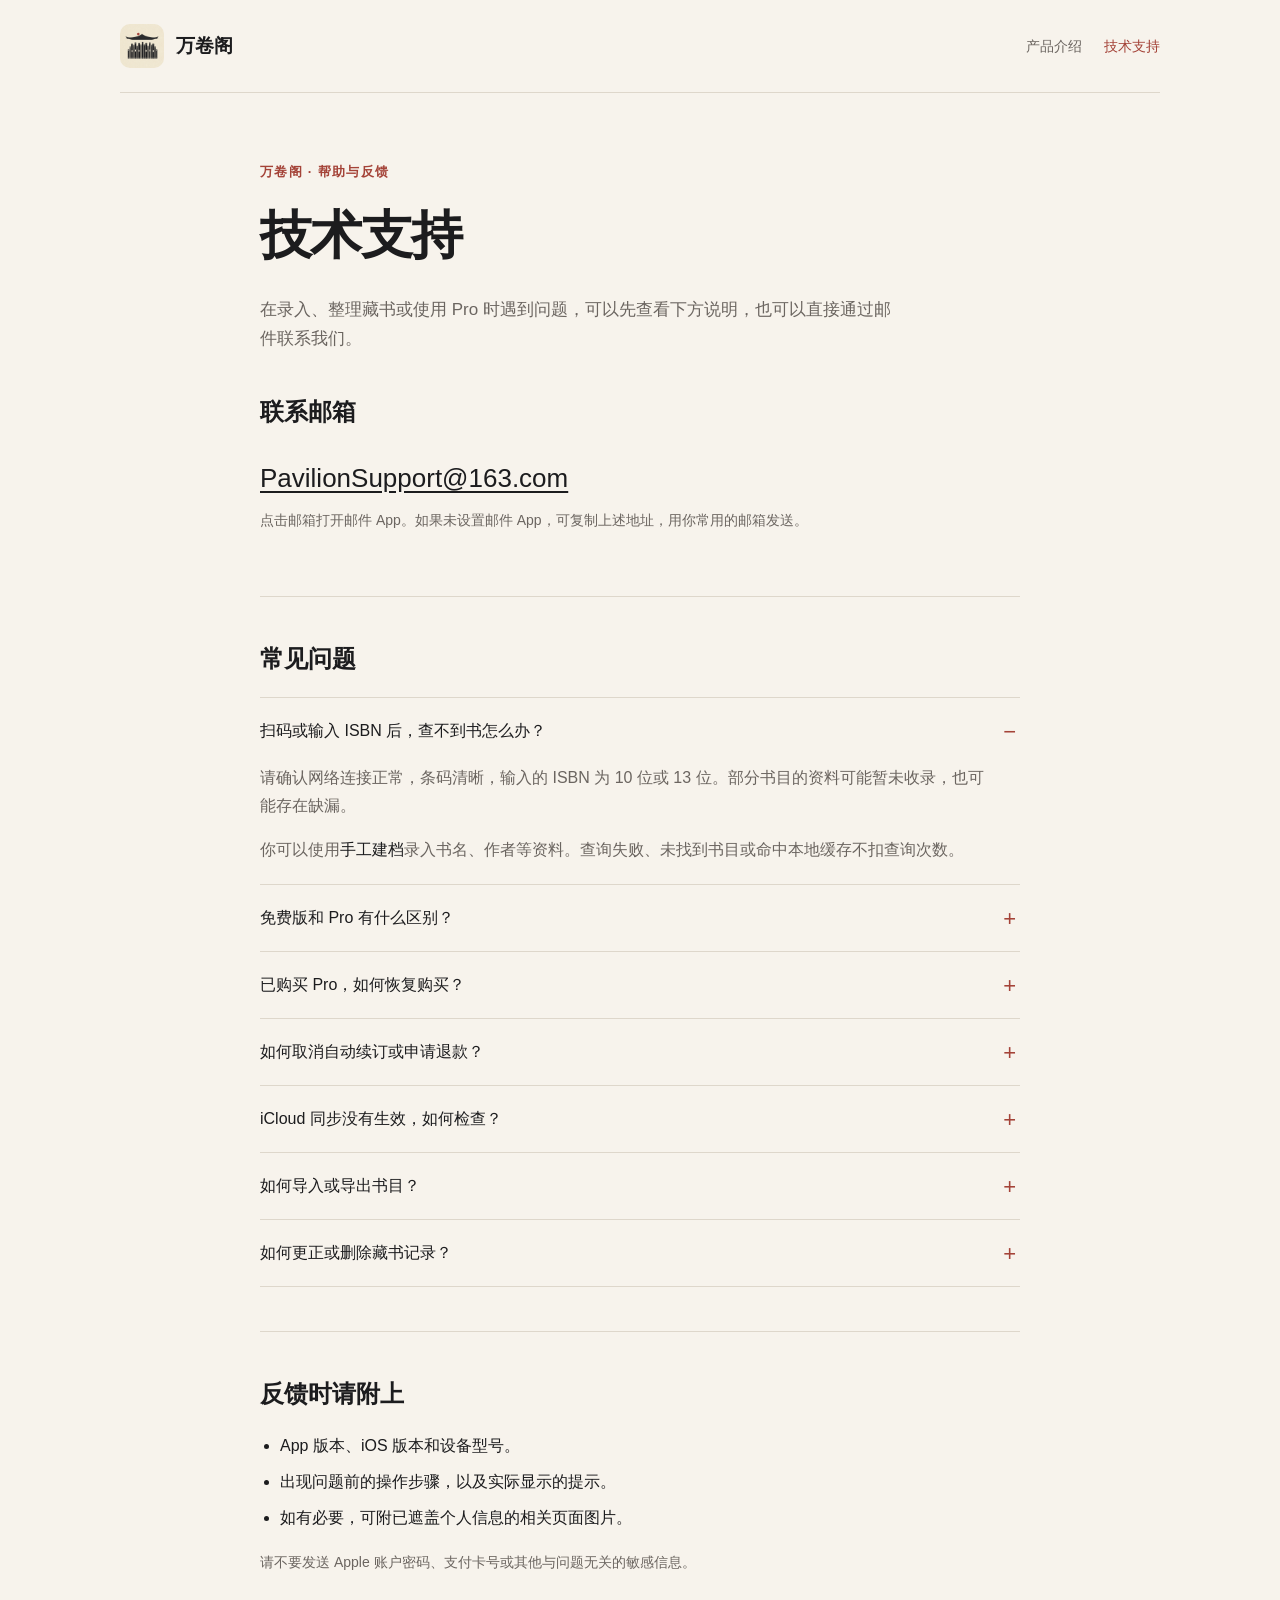
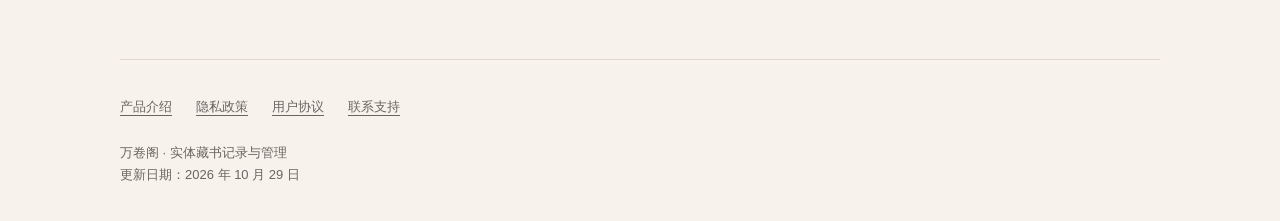
<file: wanjuan-ge/support.html>
<!doctype html>
<html lang="zh-Hans">
<head>
  <meta charset="utf-8">
  <meta name="viewport" content="width=device-width, initial-scale=1">
  <meta name="color-scheme" content="light">
  <meta name="description" content="万卷阁技术支持。查看 ISBN 查询、藏书录入、购买恢复、订阅管理和 iCloud 同步的常见问题，或通过邮件联系支持。">
  <title>万卷阁技术支持</title>
  <link rel="icon" href="assets/app-icon.png" type="image/png">
  <link rel="stylesheet" href="site.css">
</head>
<body>
  <a class="skip-link" href="#main">跳到主要内容</a>
  <header class="site-header wrap">
    <a class="brand" href="marketing.html"><img src="assets/app-icon.png" width="44" height="44" alt=""><span>万卷阁</span></a>
    <nav aria-label="主要导航"><a href="marketing.html">产品介绍</a><a href="support.html" aria-current="page">技术支持</a></nav>
  </header>
  <main class="wrap support-main" id="main">
    <section class="hero" aria-labelledby="support-title">
      <p class="eyebrow">万卷阁 · 帮助与反馈</p>
      <h1 id="support-title">技术支持</h1>
      <p class="lede">在录入、整理藏书或使用 Pro 时遇到问题，可以先查看下方说明，也可以直接通过邮件联系我们。</p>
      <div class="contact" id="contact">
        <h2>联系邮箱</h2>
        <a class="email" href="mailto:PavilionSupport@163.com?subject=%E4%B8%87%E5%8D%B7%E9%98%81%E6%8A%80%E6%9C%AF%E6%94%AF%E6%8C%81">PavilionSupport@163.com</a>
        <p class="note">点击邮箱打开邮件 App。如果未设置邮件 App，可复制上述地址，用你常用的邮箱发送。</p>
      </div>
    </section>
    <section class="section" aria-labelledby="faq-title">
      <h2 id="faq-title">常见问题</h2>
      <details class="faq" open>
        <summary>扫码或输入 ISBN 后，查不到书怎么办？</summary>
        <div class="answer"><p>请确认网络连接正常，条码清晰，输入的 ISBN 为 10 位或 13 位。部分书目的资料可能暂未收录，也可能存在缺漏。</p><p>你可以使用<strong>手工建档</strong>录入书名、作者等资料。查询失败、未找到书目或命中本地缓存不扣查询次数。</p></div>
      </details>
      <details class="faq">
        <summary>免费版和 Pro 有什么区别？</summary>
        <div class="answer"><p>基础藏书录入、编辑、搜索、分类、藏书成就和桌面小组件可免费使用，本机藏书保存数量不设会员册数上限。普通版首次提供 10 次 ISBN 在线查询，成功查询新的 ISBN 并缓存后扣减次数；取消入藏或删书不返还次数。</p><p>Pro 提供不限次数的 ISBN 在线查询、Excel 导入导出、PDF 书目导出和个人 iCloud 同步。年度 Pro 在有效期内享有权益，终生 Pro 为一次性购买。实际商品、价格和权益以应用内购买页面为准。</p></div>
      </details>
      <details class="faq">
        <summary>已购买 Pro，如何恢复购买？</summary>
        <div class="answer"><p>请确认 App Store 登录的是原购买所用的 Apple 账户，然后打开<strong>我的 → 万卷阁 Pro → 恢复购买</strong>，根据系统提示完成操作。</p><p>如果仍未恢复，请发邮件说明购买类型、App 版本及页面提示。恢复结果取决于 Apple 返回的有效购买记录。</p></div>
      </details>
      <details class="faq">
        <summary>如何取消自动续订或申请退款？</summary>
        <div class="answer"><p>年度 Pro 可在应用内的<strong>管理订阅</strong>中调整，也可以打开 iPhone 的<strong>设置 → 你的姓名 → 订阅</strong>，选择对应订阅后取消。卸载 App 不会自动取消订阅；终生 Pro 不自动续订。</p><p>退款申请通过 Apple 处理，结果以 Apple 的审核为准。</p><p><a href="https://support.apple.com/zh-cn/118428">Apple 取消订阅说明</a> · <a href="https://support.apple.com/zh-cn/118223">Apple 退款申请说明</a></p></div>
      </details>
      <details class="faq">
        <summary>iCloud 同步没有生效，如何检查？</summary>
        <div class="answer"><p>请确认设备已登录个人 iCloud 账户、网络可用且拥有有效 Pro 权益，并在<strong>我的 → iCloud 同步</strong>中主动开启同步。跨设备使用时，应登录同一个个人 iCloud 账户，并分别开启应用内同步。</p><p>自选封面图片目前仅保存在本机。关闭同步不会自动删除本机或 iCloud 中已有的数据。如仍有问题，请邮件说明两台设备的系统版本及具体操作。</p></div>
      </details>
      <details class="faq">
        <summary>如何导入或导出书目？</summary>
        <div class="answer"><p>拥有有效 Pro 权益后，可在<strong>我的 → 导入与导出</strong>中使用 Excel 导入导出或 PDF 书目导出。导入前可使用页面提供的模板，并核对预览中的内容。</p><p>如导入失败，请在反馈中提供文件格式、出现问题的行号和错误提示，无需发送完整藏书库。</p></div>
      </details>
      <details class="faq">
        <summary>如何更正或删除藏书记录？</summary>
        <div class="answer"><p>打开藏书详情即可编辑资料或删除单册记录，也可以通过<strong>我的 → 书籍管理</strong>批量选择并删除。删除操作需要确认，删除后的记录无法在应用内撤销；请先核对范围。</p><p>涉及隐私问题或数据权利请求时，可通过本页邮箱联系，或阅读下方隐私政策。</p></div>
      </details>
    </section>
    <section class="section" aria-labelledby="feedback-title">
      <h2 id="feedback-title">反馈时请附上</h2>
      <ul class="feedback-list"><li>App 版本、iOS 版本和设备型号。</li><li>出现问题前的操作步骤，以及实际显示的提示。</li><li>如有必要，可附已遮盖个人信息的相关页面图片。</li></ul>
      <p class="note" style="margin-top: 18px">请不要发送 Apple 账户密码、支付卡号或其他与问题无关的敏感信息。</p>
    </section>
  </main>
  <footer class="site-footer wrap">
    <div class="footer-links"><a href="marketing.html">产品介绍</a><a href="https://yisrookie.github.io/wanjuan-ge/privacy.html">隐私政策</a><a href="https://yisrookie.github.io/wanjuan-ge/terms.html">用户协议</a><a href="#contact">联系支持</a></div>
    <p>万卷阁 · 实体藏书记录与管理</p>
    <p>更新日期：<time datetime="2026-10-29">2026 年 10 月 29 日</time></p>
  </footer>
</body>
</html>
</file>
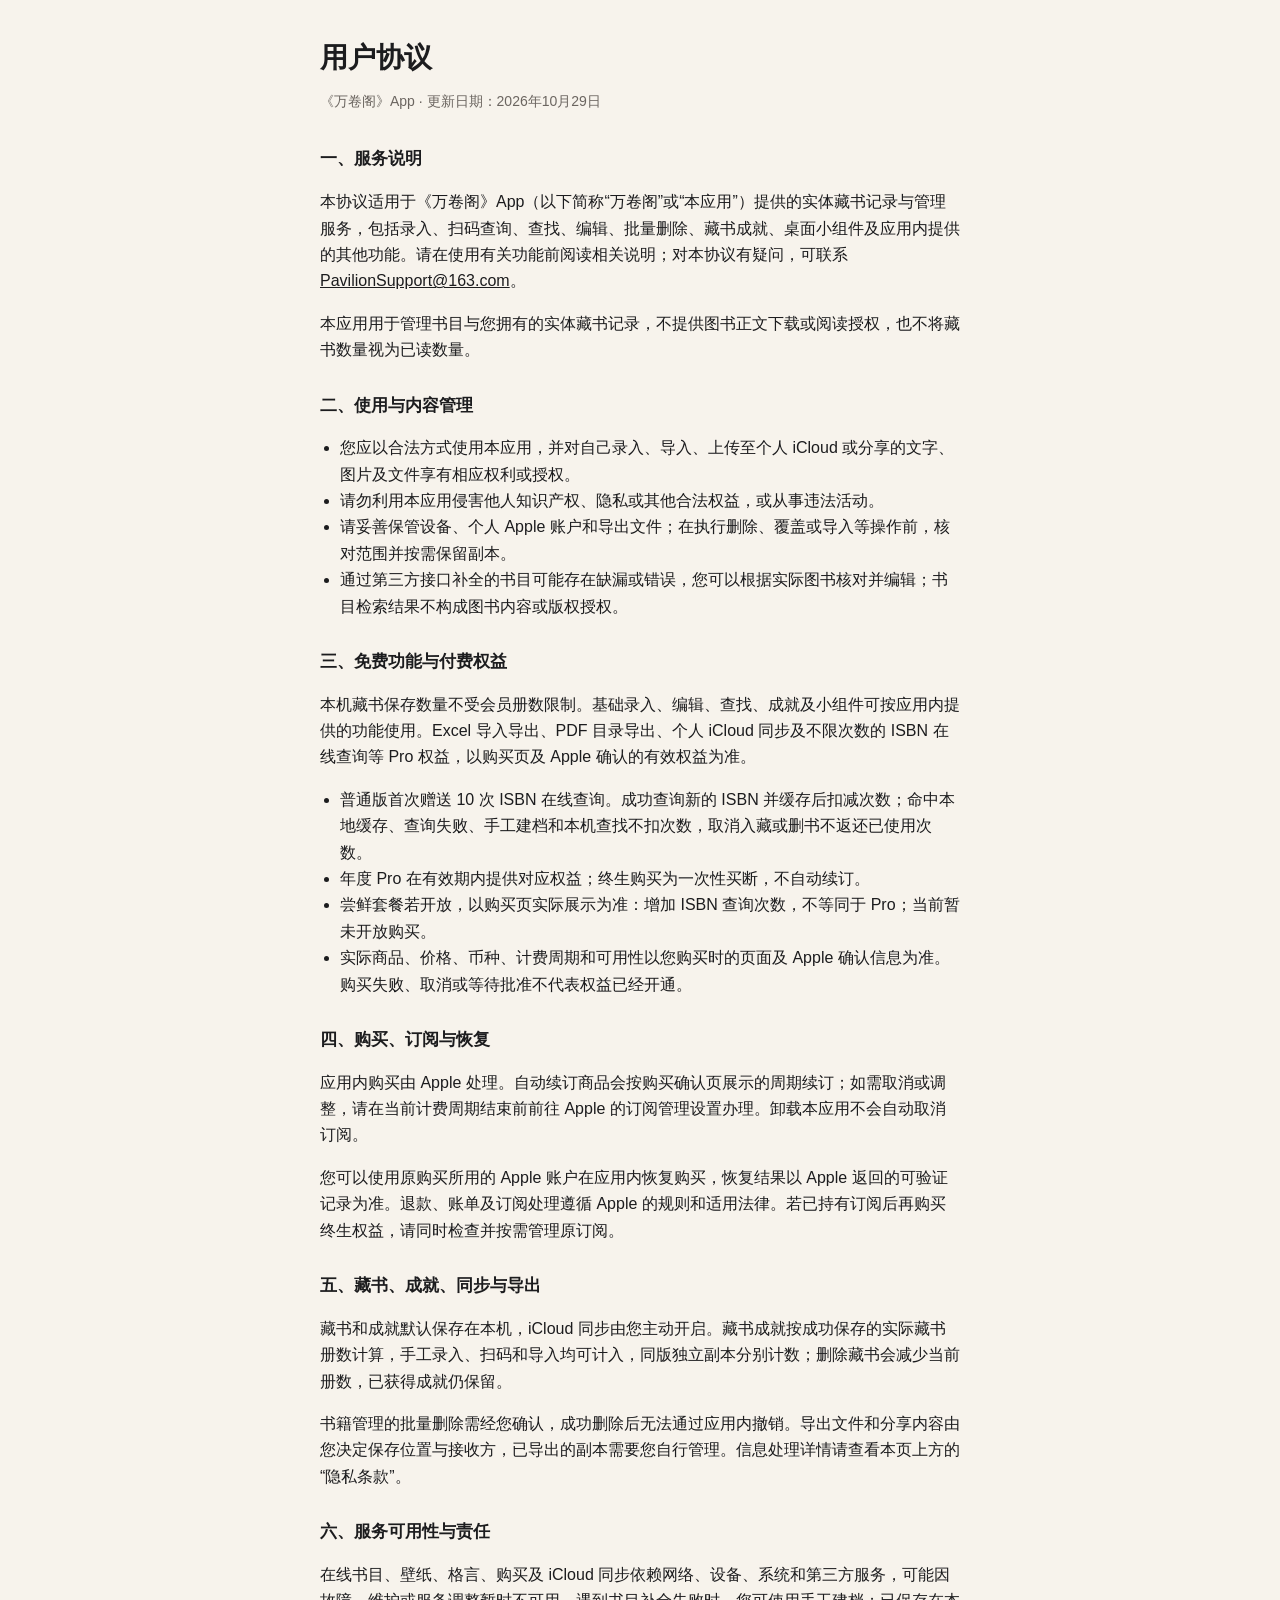
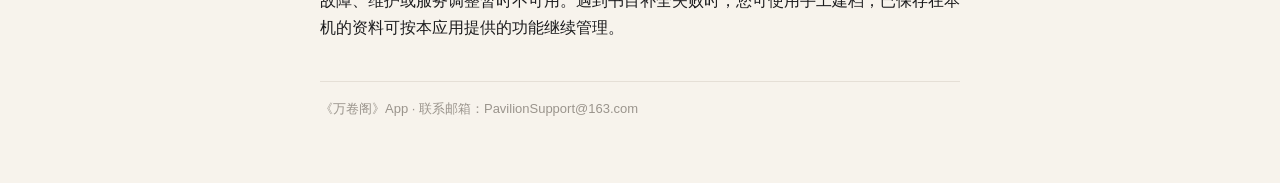
<file: wanjuan-ge/terms.html>
<!DOCTYPE html>
<html lang="zh-Hans">
<head>
<meta charset="utf-8">
<meta name="viewport" content="width=device-width, initial-scale=1">
<title>万卷阁 · 用户协议</title>
<style>
  :root { color-scheme: light; }
  body { margin: 0; font-family: -apple-system, BlinkMacSystemFont, "PingFang SC", "Hiragino Sans GB", "Microsoft YaHei", sans-serif; background: #F7F3EC; color: #1C1C1E; line-height: 1.65; }
  main { max-width: 40rem; margin: 0 auto; padding: 2.5rem 1.25rem 4rem; }
  h1 { font-family: "New York", "Songti SC", "Songti TC", serif; font-weight: 600; font-size: 1.75rem; line-height: 1.3; margin: 0 0 0.5rem; }
  .meta { color: #6B6560; font-size: 0.875rem; margin-bottom: 2rem; }
  h2 { font-size: 1.05rem; margin: 1.75rem 0 0.5rem; }
  p, li { color: #1C1C1E; font-size: 1rem; }
  ul { padding-left: 1.25rem; }
  a { color: #1C1C1E; }
  footer { margin-top: 2.5rem; padding-top: 1rem; border-top: 1px solid #E5DFD6; color: #9A948C; font-size: 0.8125rem; }
</style>
</head>
<body>
<main>
  <h1>用户协议</h1>
  <p class="meta">《万卷阁》App · 更新日期：2026年10月29日</p>

  <h2>一、服务说明</h2>
  <p>本协议适用于《万卷阁》App（以下简称“万卷阁”或“本应用”）提供的实体藏书记录与管理服务，包括录入、扫码查询、查找、编辑、批量删除、藏书成就、桌面小组件及应用内提供的其他功能。请在使用有关功能前阅读相关说明；对本协议有疑问，可联系 <a href="mailto:PavilionSupport@163.com">PavilionSupport@163.com</a>。</p>
  <p>本应用用于管理书目与您拥有的实体藏书记录，不提供图书正文下载或阅读授权，也不将藏书数量视为已读数量。</p>

  <h2>二、使用与内容管理</h2>
  <ul>
    <li>您应以合法方式使用本应用，并对自己录入、导入、上传至个人 iCloud 或分享的文字、图片及文件享有相应权利或授权。</li>
    <li>请勿利用本应用侵害他人知识产权、隐私或其他合法权益，或从事违法活动。</li>
    <li>请妥善保管设备、个人 Apple 账户和导出文件；在执行删除、覆盖或导入等操作前，核对范围并按需保留副本。</li>
    <li>通过第三方接口补全的书目可能存在缺漏或错误，您可以根据实际图书核对并编辑；书目检索结果不构成图书内容或版权授权。</li>
  </ul>

  <h2>三、免费功能与付费权益</h2>
  <p>本机藏书保存数量不受会员册数限制。基础录入、编辑、查找、成就及小组件可按应用内提供的功能使用。Excel 导入导出、PDF 目录导出、个人 iCloud 同步及不限次数的 ISBN 在线查询等 Pro 权益，以购买页及 Apple 确认的有效权益为准。</p>
  <ul>
    <li>普通版首次赠送 10 次 ISBN 在线查询。成功查询新的 ISBN 并缓存后扣减次数；命中本地缓存、查询失败、手工建档和本机查找不扣次数，取消入藏或删书不返还已使用次数。</li>
    <li>年度 Pro 在有效期内提供对应权益；终生购买为一次性买断，不自动续订。</li>
    <li>尝鲜套餐若开放，以购买页实际展示为准：增加 ISBN 查询次数，不等同于 Pro；当前暂未开放购买。</li>
    <li>实际商品、价格、币种、计费周期和可用性以您购买时的页面及 Apple 确认信息为准。购买失败、取消或等待批准不代表权益已经开通。</li>
  </ul>

  <h2>四、购买、订阅与恢复</h2>
  <p>应用内购买由 Apple 处理。自动续订商品会按购买确认页展示的周期续订；如需取消或调整，请在当前计费周期结束前前往 Apple 的订阅管理设置办理。卸载本应用不会自动取消订阅。</p>
  <p>您可以使用原购买所用的 Apple 账户在应用内恢复购买，恢复结果以 Apple 返回的可验证记录为准。退款、账单及订阅处理遵循 Apple 的规则和适用法律。若已持有订阅后再购买终生权益，请同时检查并按需管理原订阅。</p>

  <h2>五、藏书、成就、同步与导出</h2>
  <p>藏书和成就默认保存在本机，iCloud 同步由您主动开启。藏书成就按成功保存的实际藏书册数计算，手工录入、扫码和导入均可计入，同版独立副本分别计数；删除藏书会减少当前册数，已获得成就仍保留。</p>
  <p>书籍管理的批量删除需经您确认，成功删除后无法通过应用内撤销。导出文件和分享内容由您决定保存位置与接收方，已导出的副本需要您自行管理。信息处理详情请查看本页上方的“隐私条款”。</p>

  <h2>六、服务可用性与责任</h2>
  <p>在线书目、壁纸、格言、购买及 iCloud 同步依赖网络、设备、系统和第三方服务，可能因故障、维护或服务调整暂时不可用。遇到书目补全失败时，您可使用手工建档；已保存在本机的资料可按本应用提供的功能继续管理。</p>

  <footer>《万卷阁》App · 联系邮箱：PavilionSupport@163.com</footer>
</main>
</body>
</html>
</file>
<file: wanjuan-ge/site.css>
:root {
  color-scheme: light;
  --paper: #f7f3ec;
  --surface: #eee8de;
  --ink: #1c1c1e;
  --muted: #6b6560;
  --line: #ded7cb;
  --accent: #a44338;
  font-family: -apple-system, BlinkMacSystemFont, "PingFang SC", "Hiragino Sans GB", "Microsoft YaHei", sans-serif;
  color: var(--ink);
  background: var(--paper);
  line-height: 1.75;
  -webkit-text-size-adjust: 100%;
  scrollbar-color: #91877a var(--paper);
  scrollbar-width: auto;
}
* { box-sizing: border-box; }
body { margin: 0; }
body::-webkit-scrollbar { width: 12px; }
body::-webkit-scrollbar-track { background: var(--paper); }
body::-webkit-scrollbar-thumb { background: #91877a; border: 3px solid var(--paper); border-radius: 8px; }
body::-webkit-scrollbar-thumb:hover { background: var(--muted); }
body::-webkit-scrollbar-thumb:active { background: var(--ink); }
a { color: inherit; text-underline-offset: 4px; }
a:hover { color: var(--accent); }
a:active { opacity: .75; }
a, summary { cursor: pointer; }
:focus-visible { outline: 2px solid var(--accent); outline-offset: 5px; border-radius: 3px; }
::selection { background: #e8cfc2; }
.skip-link { position: absolute; left: 16px; top: -80px; padding: 10px 18px; background: var(--ink); color: var(--paper); z-index: 10; }
.skip-link:focus { top: 12px; }
.wrap { width: min(100% - 48px, 1040px); margin-inline: auto; }
.site-header { display: flex; align-items: center; justify-content: space-between; gap: 20px; padding-block: 24px; border-bottom: 1px solid var(--line); }
.brand { display: inline-flex; align-items: center; gap: 12px; text-decoration: none; font-size: 19px; font-weight: 600; white-space: nowrap; }
.brand img { width: 44px; height: 44px; border-radius: 10px; }
nav { display: flex; align-items: center; gap: 22px; }
nav a { display: inline-flex; align-items: center; min-height: 44px; text-decoration: none; font-size: 14px; color: var(--muted); }
nav a[aria-current="page"] { color: var(--accent); }
.eyebrow { margin: 0 0 16px; color: var(--accent); font-size: 13px; font-weight: 600; letter-spacing: .1em; }
h1, h2, h3, p { margin-top: 0; }
h1, .display { font-family: "New York", "Songti SC", "Songti TC", "STSong", serif; font-weight: 600; }
h1 { font-size: clamp(32px, 4.8vw, 52px); line-height: 1.4; letter-spacing: -.03em; margin-bottom: 22px; }
h2 { font-size: 24px; line-height: 1.5; margin-bottom: 20px; font-weight: 600; }
h3 { font-size: 18px; margin-bottom: 10px; font-weight: 600; }
p { margin-bottom: 16px; }
.lede { color: var(--muted); font-size: 17px; max-width: 38em; }
.note { color: var(--muted); font-size: 14px; }
.hero { padding-block: 68px 64px; }
.marketing-hero { display: grid; grid-template-columns: 1.25fr 1fr; align-items: center; gap: 56px; }
.marketing-hero .lede { max-width: 31em; }
.hero-art { margin: 0; text-align: center; }
.hero-art img { display: block; width: min(100%, 320px); height: auto; aspect-ratio: 1; border-radius: 28px; margin-inline: auto; }
.hero-art figcaption { margin-top: 18px; font-size: 13px; color: var(--muted); letter-spacing: .12em; }
.actions { display: flex; flex-wrap: wrap; align-items: center; gap: 14px; margin-top: 28px; }
.button { display: inline-flex; justify-content: center; align-items: center; gap: 10px; min-height: 48px; padding: 10px 22px; border: 1px solid var(--ink); border-radius: 7px; text-decoration: none; font-size: 15px; background: var(--ink); color: var(--paper); }
.button:hover { background: #35352f; color: var(--paper); }
.button.secondary { background: transparent; color: var(--ink); border-color: var(--line); }
.button.secondary:hover { background: var(--surface); color: var(--ink); }
.section { padding-block: 44px; border-top: 1px solid var(--line); }
.section-intro { max-width: 42em; color: var(--muted); margin-bottom: 28px; }
.features { display: grid; grid-template-columns: 1fr 1fr; gap: 30px 52px; }
.feature p { color: var(--muted); margin-bottom: 0; }
.plans { display: grid; grid-template-columns: 1fr 1fr; gap: 32px; }
.plan { border-left: 2px solid var(--line); padding-left: 22px; }
.plan.pro { border-left-color: var(--accent); }
.plan h3 small { display: block; margin-top: 4px; font-size: 13px; color: var(--muted); font-weight: 400; }
ul { padding-left: 1.25em; margin: 0 0 18px; }
li + li { margin-top: 8px; }
.closing { display: flex; align-items: center; justify-content: space-between; gap: 28px; }
.closing p { margin-bottom: 0; color: var(--muted); }
.support-main { max-width: 760px; }
.support-main .hero { padding-bottom: 40px; }
.contact { padding: 24px 0 8px; }
.email { font-size: clamp(19px, 3vw, 26px); font-weight: 500; overflow-wrap: anywhere; }
.contact .email { display: inline-block; padding-block: 6px; }
.contact .actions { margin-top: 18px; }
.feedback-list { margin-bottom: 0; }
.faq { border-top: 1px solid var(--line); }
.faq:last-child { border-bottom: 1px solid var(--line); }
summary { padding: 19px 30px 19px 0; font-weight: 500; position: relative; list-style: none; }
summary::-webkit-details-marker { display: none; }
summary::after { content: "+"; position: absolute; right: 4px; top: 17px; font-size: 22px; line-height: 1.5; color: var(--accent); font-weight: 400; }
details[open] summary::after { content: "−"; }
summary:hover { color: var(--accent); }
.answer { padding: 0 28px 20px 0; color: var(--muted); }
.answer p:last-child, .answer ul:last-child { margin-bottom: 0; }
.answer strong { color: var(--ink); font-weight: 500; }
.site-footer { margin-top: 24px; padding-block: 26px 34px; border-top: 1px solid var(--line); color: var(--muted); font-size: 13px; }
.footer-links { display: flex; flex-wrap: wrap; gap: 4px 24px; margin-bottom: 12px; }
.footer-links a { display: inline-flex; align-items: center; min-height: 44px; }
.site-footer p { margin-bottom: 0; }
@media (max-width: 680px) {
  .wrap { width: min(100% - 40px, 1040px); }
  .site-header { gap: 12px; padding-block: 18px; }
  nav { gap: 16px; }
  .brand { gap: 9px; font-size: 17px; }
  .brand img { width: 36px; height: 36px; border-radius: 8px; }
  nav a { font-size: 13px; }
  .hero { padding-block: 44px; }
  .marketing-hero { grid-template-columns: 1fr; gap: 36px; }
  .hero-art img { width: 200px; border-radius: 20px; }
  .hero-art figcaption { margin-top: 12px; }
  .features, .plans { grid-template-columns: 1fr; gap: 28px; }
  .section { padding-block: 34px; }
  .closing { align-items: flex-start; flex-direction: column; gap: 20px; }
}
@media (prefers-reduced-motion: reduce) { *, *::before, *::after { scroll-behavior: auto !important; } }
@media (forced-colors: active) {
  :root { scrollbar-color: auto; }
  a, summary { forced-color-adjust: auto; }
  .button { border: 1px solid ButtonText; }
}
</file>
